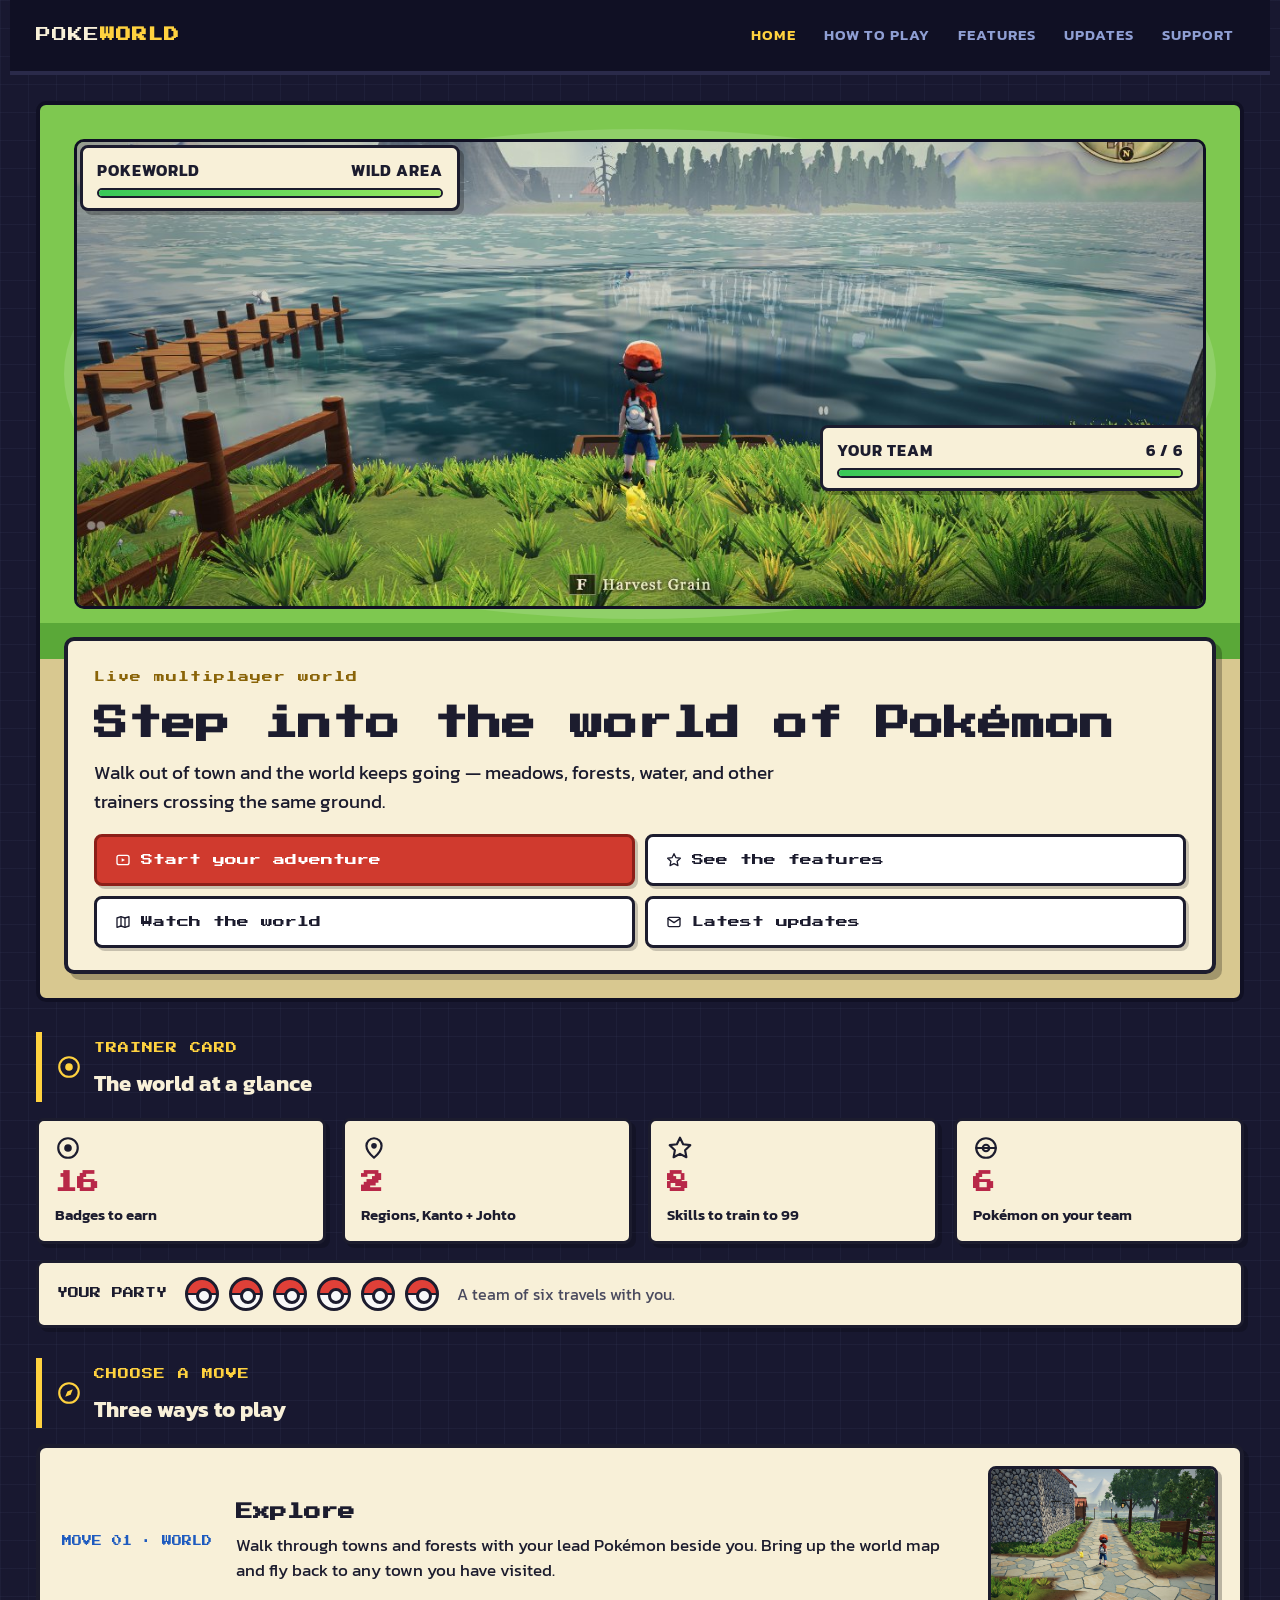
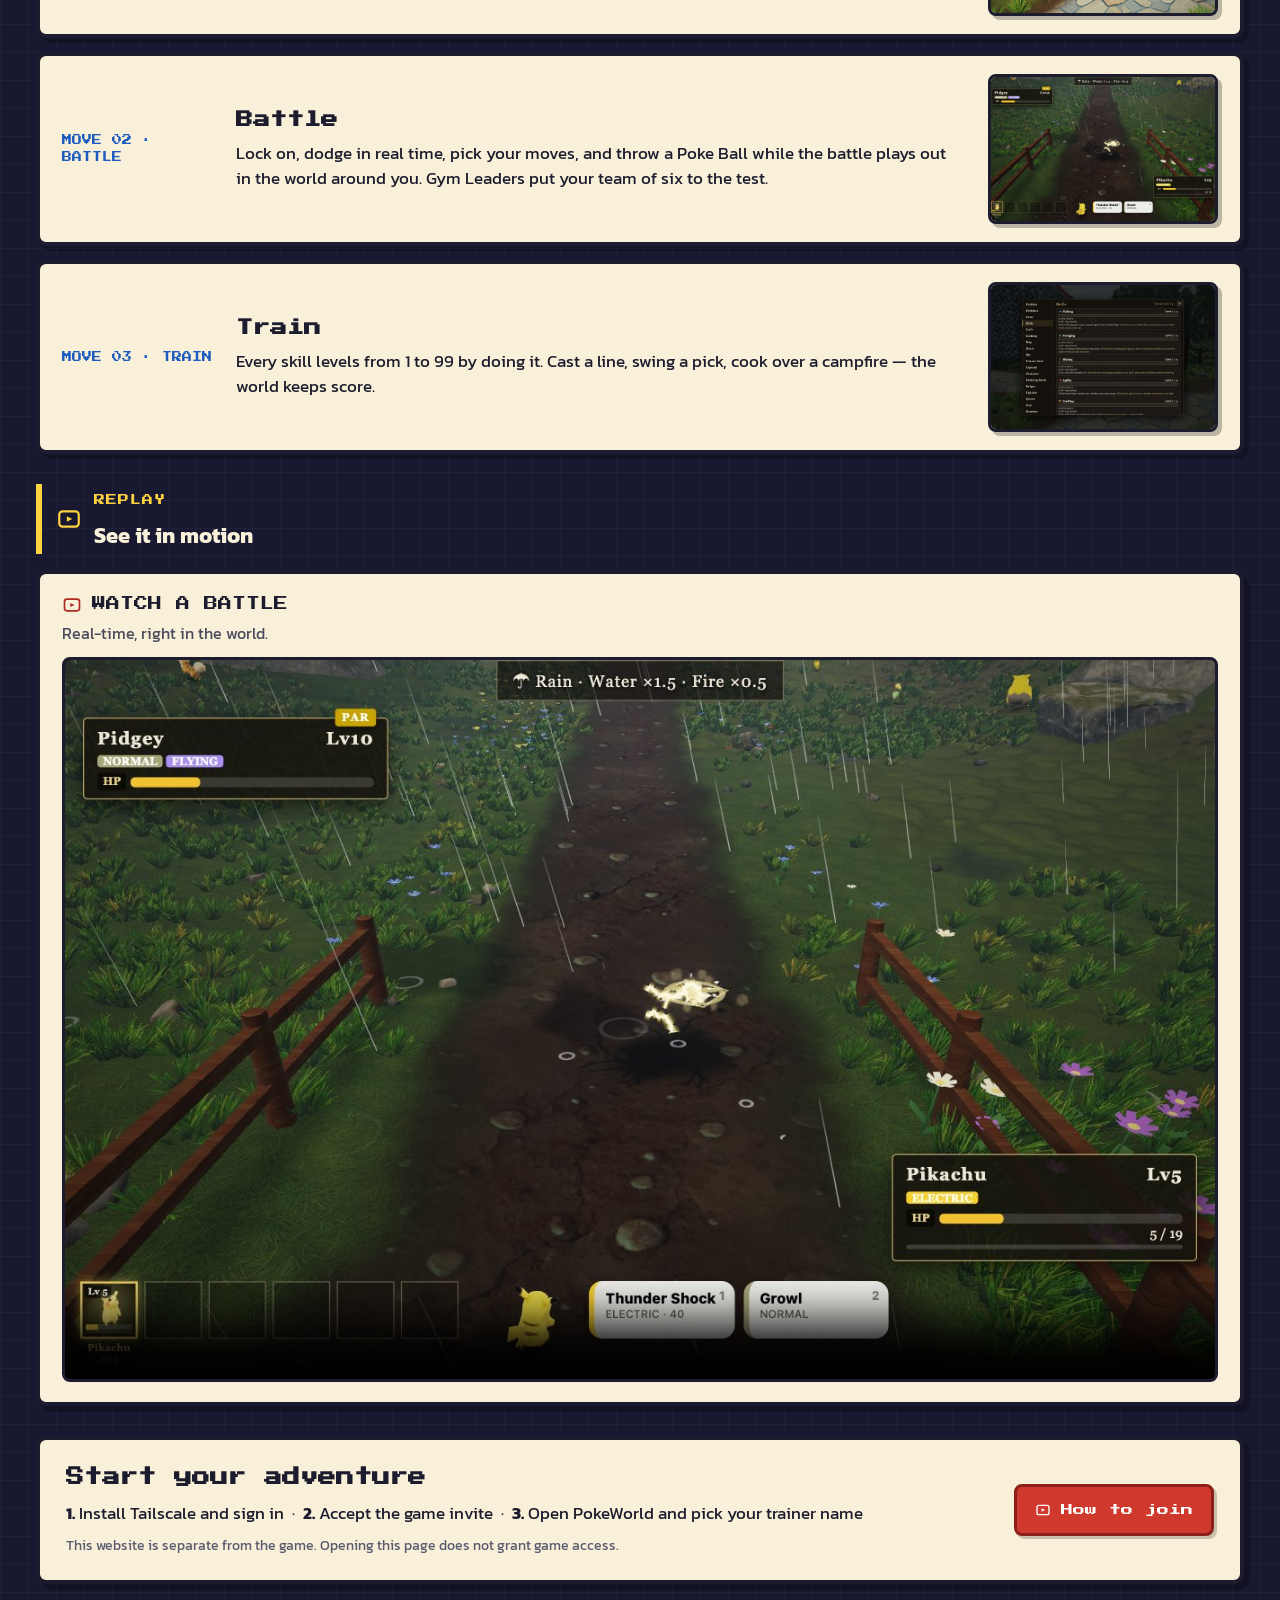
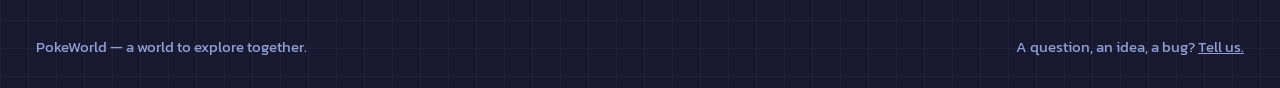
<file: index.html>
<!DOCTYPE html><html lang="en"><head><meta charset="utf-8"><meta name="viewport" content="width=device-width, initial-scale=1">
<title>PokeWorld - Battle Screen (full draft)</title>
<link href="https://fonts.googleapis.com/css2?family=Press+Start+2P&family=Kanit:wght@400;600;700&display=swap" rel="stylesheet">
<style>

*{margin:0;box-sizing:border-box}
body{background:#181830;background-image:linear-gradient(rgba(143,159,212,.05) 1px,transparent 1px),linear-gradient(90deg,rgba(143,159,212,.05) 1px,transparent 1px);background-size:28px 28px;color:#1c1c2e;font-family:Kanit,sans-serif;font-size:18px;line-height:1.5}
a{color:#1e5bbf}
a:focus-visible,button:focus-visible{outline:3px solid #ffd23f;outline-offset:2px}
nav{max-width:1260px;margin:0 auto;display:flex;justify-content:space-between;align-items:center;gap:14px;padding:16px 26px;background:#101024;border-bottom:4px solid #2a2a4a;flex-wrap:wrap}
.wordmark{font-family:"Press Start 2P";font-size:15px;color:#f8f0d8;letter-spacing:1px}.wordmark b{color:#ffd23f}
.links{display:flex;flex-wrap:wrap;gap:6px 8px}
.links a{color:#8f9fd4;text-decoration:none;font-weight:600;font-size:15px;text-transform:uppercase;letter-spacing:1px;padding:8px 10px;display:inline-block}
.links a.on,.links a:hover{color:#ffd23f}
.hero{max-width:1260px;margin:26px auto 0;padding:0 26px}
.arena{position:relative;display:block;background:linear-gradient(#7ec850 0 58%,#5aa838 58% 62%,#d8c890 62% 100%);border:4px solid #101024;border-radius:10px;padding:24px}
.hpbox{width:min(380px,46%)}
.hpbox.hp-wild{position:absolute;top:40px;left:40px;z-index:2;margin-top:0}
.hpbox.hp-team{position:absolute;top:320px;right:40px;z-index:2;margin-top:0}
.opp .plate video{max-height:470px;object-fit:cover}
@media (max-width:900px){.hpbox.hp-wild,.hpbox.hp-team{position:static;width:auto;margin:0 0 14px}}
.plate{background:rgba(255,255,255,.14);border-radius:50%;padding:10px}
.plate video{width:100%;display:block;border-radius:10px;border:3px solid #101024;background:#000}
.hpbox{background:#f8f0d8;border:3px solid #1c1c2e;border-radius:8px;padding:10px 14px;margin-top:-14px;position:relative;box-shadow:4px 4px 0 rgba(0,0,0,.25)}
.hpbox .nm{font-weight:700;font-size:16px;letter-spacing:1px;display:flex;justify-content:space-between}
.hptrack{height:10px;background:#585868;border:2px solid #1c1c2e;border-radius:6px;margin-top:6px;overflow:hidden}
.hpfill{height:100%;background:linear-gradient(90deg,#38c858,#9ae860)}
.dlg{margin-top:18px;background:#f8f0d8;border:4px solid #1c1c2e;border-radius:10px;padding:22px 26px;box-shadow:6px 6px 0 rgba(0,0,0,.25)}
.kicker{font-family:"Press Start 2P";font-size:11px;color:#8a6408;letter-spacing:1px}
.dlg h1{font-family:"Press Start 2P";font-size:clamp(20px,3.4vw,34px);line-height:1.35;margin:12px 0}
.dlg .sub{font-size:19px;max-width:62ch}
.cmds{display:grid;grid-template-columns:repeat(2,minmax(0,1fr));gap:10px;margin-top:18px}
.cmd{background:#fff;border:3px solid #1c1c2e;border-radius:8px;padding:14px 18px;font-family:"Press Start 2P";font-size:12px;color:#1c1c2e;text-decoration:none;text-align:left;box-shadow:3px 3px 0 rgba(0,0,0,.2);min-height:48px;display:flex;align-items:center;gap:10px}
.cmd svg{width:16px;height:16px;flex:none}
.cmd:hover{background:#ffd23f}
.cmd.primary{background:#d03a2e;color:#fff;border-color:#8c1f18}
.cmd.primary:hover{background:#e0503f}
.sechead{max-width:1260px;margin:30px auto 0;padding:0 26px}
.sechead .in{border-left:6px solid #ffd23f;padding:2px 0 2px 14px;display:flex;align-items:center;gap:12px}
.sechead .in svg{width:26px;height:26px;color:#ffd23f;flex:none}
.sechead .k{font-family:"Press Start 2P";font-size:11px;color:#ffd23f;letter-spacing:1px}
.sechead .t{color:#f8f0d8;font-weight:700;font-size:22px;margin-top:6px}
.stats{max-width:1260px;margin:16px auto 0;padding:0 26px;display:grid;grid-template-columns:repeat(4,1fr);gap:16px}
.stat{background:#f8f0d8;border:3px solid #1c1c2e;border-radius:8px;padding:14px 16px;box-shadow:4px 4px 0 rgba(0,0,0,.2)}
.stat svg{width:26px;height:26px;color:#1c1c2e;display:block;margin-bottom:6px}
.stat b{font-family:"Press Start 2P";font-size:22px;display:block;color:#b82848}
.stat span{font-weight:600;font-size:15px}
.party{max-width:1260px;margin:16px auto 0;padding:0 26px}
.party .in{background:#f8f0d8;border:3px solid #1c1c2e;border-radius:8px;padding:14px 18px;box-shadow:4px 4px 0 rgba(0,0,0,.2);display:flex;align-items:center;gap:18px;flex-wrap:wrap}
.party .lbl{font-family:"Press Start 2P";font-size:11px;color:#1c1c2e}
.party .balls{display:flex;gap:10px}
.pb{width:34px;height:34px;border-radius:50%;border:3px solid #1c1c2e;background:linear-gradient(#e04038 0 46%,#1c1c2e 46% 54%,#f8f8f8 54% 100%);position:relative;flex:none}
.pb::after{content:"";position:absolute;left:50%;top:50%;width:10px;height:10px;margin:-6px 0 0 -6px;background:#f8f8f8;border:3px solid #1c1c2e;border-radius:50%}
.party .cap{font-size:16px;color:#4a4a5e}
.moves{max-width:1260px;margin:16px auto 0;padding:0 26px;display:flex;flex-direction:column;gap:14px}
.move{background:#f8f0d8;border:4px solid #1c1c2e;border-radius:10px;padding:18px 22px;box-shadow:5px 5px 0 rgba(0,0,0,.22);display:flex;gap:24px;align-items:center}
.move .pp{font-family:"Press Start 2P";font-size:10px;color:#1e5bbf;display:block;flex:0 0 150px;line-height:1.7}
.move .txt{flex:1}
.move h2{font-family:"Press Start 2P";font-size:17px;margin:0 0 8px}
.move p{font-size:17px}
.thumb{width:230px;height:150px;object-fit:cover;border:3px solid #1c1c2e;border-radius:8px;box-shadow:4px 4px 0 rgba(0,0,0,.25);flex:none;background:#000}
.band{max-width:1260px;margin:16px auto 0;padding:0 26px}
.bandin{background:#f8f0d8;border:4px solid #1c1c2e;border-radius:10px;padding:20px 22px;box-shadow:6px 6px 0 rgba(0,0,0,.25)}
.bandin .bt{font-family:"Press Start 2P";font-size:14px;margin-bottom:6px;display:flex;align-items:center;gap:10px}
.bandin .bt svg{width:20px;height:20px;color:#b02820}
.bandin .bs{font-size:16px;color:#4a4a5e;margin-bottom:12px}
.bandin video{width:100%;display:block;border:3px solid #1c1c2e;border-radius:8px;background:#000}
@media (max-width:900px){.move{flex-wrap:wrap}.move .pp{flex:none}.move .txt{flex:1 1 100%;order:3}.thumb{width:100%;height:170px;flex:1 1 100%;order:4}}
.cta{max-width:1260px;margin:30px auto;padding:0 26px}
.ctabox{background:#f8f0d8;border:4px solid #1c1c2e;border-radius:10px;padding:24px 26px;box-shadow:6px 6px 0 rgba(0,0,0,.25);display:flex;gap:24px;justify-content:space-between;align-items:center;flex-wrap:wrap}
.ctabox h2{font-family:"Press Start 2P";font-size:18px;margin-bottom:10px}
.steps{font-size:17px}.fine{font-size:14px;color:#5a5a6e;margin-top:8px}
footer{max-width:1260px;margin:0 auto;padding:22px 26px 30px;display:flex;justify-content:space-between;gap:10px;flex-wrap:wrap;color:#8f9fd4;font-size:15px}
footer a{color:#8f9fd4}
.phead{max-width:1260px;margin:26px auto 0;padding:22px 26px;background:#f8f0d8;border:4px solid #1c1c2e;border-radius:10px;box-shadow:5px 5px 0 rgba(0,0,0,.22)}
.phead .kicker{display:block;margin-bottom:10px}
.phead h1{font-family:"Press Start 2P";font-size:clamp(18px,3vw,26px)}
.phead p{margin-top:10px;font-size:18px}
.panelwrap{max-width:1260px;margin:16px auto;padding:0 26px}
.leadin{font-size:18px;background:#f8f0d8;border:3px solid #1c1c2e;border-radius:8px;padding:14px 18px;margin-bottom:18px;box-shadow:4px 4px 0 rgba(0,0,0,.2)}
.logrow{background:#f8f0d8;border:4px solid #1c1c2e;border-radius:10px;padding:16px 20px;box-shadow:5px 5px 0 rgba(0,0,0,.22);display:flex;gap:20px;align-items:center;margin-bottom:14px}
.logrow .tag{flex:0 0 140px}
.logrow .num{font-family:"Press Start 2P";font-size:11px;color:#1c1c2e;display:block}
.logrow .cat{font-family:"Press Start 2P";font-size:9px;letter-spacing:1px;display:inline-block;margin-top:8px;padding:5px 8px;border:2px solid #1c1c2e;border-radius:5px;color:#fff}
.cat.c-grass{background:#2e7d32}.cat.c-fire{background:#d03a2e}.cat.c-water{background:#1e5bbf}.cat.c-gold{background:#8a6408}
.logrow .txt{flex:1}
.logrow h2{font-size:20px;margin:0 0 6px}
.logrow p{font-size:16px}
.logrow .thumb{width:210px;height:130px}
.ftile{width:64px;height:64px;background:#101024;border:3px solid #1c1c2e;border-radius:8px;box-shadow:4px 4px 0 rgba(0,0,0,.25);display:flex;align-items:center;justify-content:center;color:#ffd23f;flex:none}
.ftile svg{width:36px;height:36px}
@media (max-width:900px){.logrow{flex-wrap:wrap}.logrow .tag{flex:none;display:flex;gap:10px;align-items:center}.logrow .cat{margin-top:0}.logrow .txt{flex:1 1 100%}.logrow .thumb{width:100%;height:170px}}
.stepgrid{display:grid;grid-template-columns:repeat(2,1fr);gap:16px}
.step{background:#f8f0d8;border:4px solid #1c1c2e;border-radius:10px;padding:16px 18px;box-shadow:5px 5px 0 rgba(0,0,0,.22)}
.step .thead{display:flex;align-items:center;gap:12px;margin-bottom:10px}
.step .sic{width:40px;height:40px;background:#101024;border:3px solid #1c1c2e;border-radius:8px;display:flex;align-items:center;justify-content:center;color:#ffd23f;flex:none}
.step .sic svg{width:22px;height:22px}
.step b{font-family:"Press Start 2P";font-size:13px;display:block;color:#1c1c2e}
.step p{font-size:16px;margin-bottom:10px}
.step .btn{display:inline-block;background:#1e5bbf;color:#fff;border:3px solid #1c1c2e;border-radius:6px;padding:12px 16px;text-decoration:none;font-weight:600;font-size:14px;margin:4px 6px 0 0;min-height:44px}
.step .ph{display:inline-block;background:#e8ddb8;border:2px dashed #8c8464;border-radius:6px;padding:12px 16px;font-weight:600;font-size:14px;color:#57503c;margin-top:4px}
.step .ph em{font-style:italic;font-weight:400}
.fine2{font-size:14px;color:#8f9fd4;margin:14px 0}
.ctrl{display:grid;grid-template-columns:1fr 1.2fr;gap:18px;margin-top:18px;background:#f8f0d8;border:4px solid #1c1c2e;border-radius:10px;padding:20px;box-shadow:5px 5px 0 rgba(0,0,0,.22)}
.ctrl .sec{font-family:"Press Start 2P";font-size:15px;margin-bottom:10px}
.ctrl .lead{font-size:16px;color:#4a4a5e}
.ctrl figure{margin:14px 0 0}
.ctrl figure img{width:100%;max-height:220px;object-fit:cover;border:3px solid #1c1c2e;border-radius:8px;display:block;background:#000}
.ctrl figcaption{font-size:14px;color:#57503c;margin-top:6px}
.keys{list-style:none;padding:0;display:flex;flex-direction:column;gap:8px}
.keys li{display:flex;align-items:center;gap:12px;font-size:16px}
.key{font-family:"Press Start 2P";font-size:10px;background:#1c1c2e;color:#ffd23f;border-radius:6px;padding:7px 10px;min-width:96px;text-align:center;flex:none}
.updrow{background:#f8f0d8;border:4px solid #1c1c2e;border-radius:10px;padding:18px 22px;box-shadow:5px 5px 0 rgba(0,0,0,.22);display:flex;gap:22px;align-items:center;margin-bottom:14px}
.updrow .d{font-family:"Press Start 2P";font-size:10px;color:#1e5bbf;flex:0 0 160px;line-height:1.8}
.updrow .d::before{content:"\25B6\00a0";color:#b02820}
.updrow .txt{flex:1}
.updrow b{display:block;font-size:20px;margin:0 0 6px}
.updrow p{font-size:16px}
.updrow .thumb{width:230px;height:140px}
@media (max-width:900px){.updrow{flex-wrap:wrap}.updrow .d{flex:none}.updrow .txt{flex:1 1 100%}.updrow .thumb{width:100%;height:170px}}
.logend{max-width:1260px;margin:6px auto 0;padding:0 26px;text-align:center}
.logend span{font-family:"Press Start 2P";font-size:10px;color:#8f9fd4;letter-spacing:2px}
.supwrap{max-width:1260px;margin:16px auto;padding:0 26px}
.supbox{background:#f8f0d8;border:4px solid #1c1c2e;border-radius:10px;padding:22px 24px;box-shadow:6px 6px 0 rgba(0,0,0,.25)}
.npc{font-size:17px;padding:10px 0 10px 40px;position:relative}
.npc .nic{position:absolute;left:0;top:8px;width:28px;height:28px;background:#101024;border:2px solid #1c1c2e;border-radius:6px;display:flex;align-items:center;justify-content:center;color:#ffd23f}
.npc .nic svg{width:16px;height:16px}
.supgrid{display:grid;grid-template-columns:1fr 1fr;gap:22px;margin-top:12px}
.supgrid label{display:block;font-weight:700;font-size:15px;margin:14px 0 6px}
.supgrid .opt{font-weight:400;color:#57503c;font-size:13px}
.supgrid input,.supgrid textarea{width:100%;padding:10px;border:3px solid #1c1c2e;border-radius:6px;background:#fffdf4;font-family:inherit;font-size:16px}
.supgrid input:disabled,.supgrid textarea:disabled{opacity:.65;background:#efe8d0}
.supgrid .paste{border:3px dashed #8c8464;border-radius:6px;padding:14px;font-size:15px;color:#57503c;background:#fffdf4}
form{margin:0}
#request-form{margin-top:12px}
.count{font-size:14px;color:#57503c;margin-top:6px}
.hp-honey{position:absolute;left:-10000px;top:auto;width:1px;height:1px;overflow:hidden}
.shot-grid{display:flex;gap:10px;flex-wrap:wrap;margin-top:10px}
.shot-card{position:relative}
.shot-card img{width:96px;height:96px;object-fit:cover;border:3px solid #1c1c2e;border-radius:6px;display:block}
.shot-card button{position:absolute;top:-8px;right:-8px;background:#d03a2e;color:#fff;border:2px solid #1c1c2e;border-radius:6px;font-size:11px;padding:2px 6px}
.status{font-weight:600}
.supgrid button{margin-top:14px;cursor:pointer}background:#1e5bbf;color:#fff;border:3px solid #1c1c2e;border-radius:6px;padding:14px 22px;font-family:"Press Start 2P";font-size:12px;min-height:48px}
.supgrid button:disabled{opacity:.55;background:#8f9fd4}
@media (max-width:900px){.stepgrid,.supgrid,.ctrl{grid-template-columns:1fr}.stats{grid-template-columns:repeat(2,1fr)}.cmds{grid-template-columns:1fr}}

</style></head><body>
<nav><span class="wordmark">POKE<b>WORLD</b></span><span class="links"><a class="on" href="index.html">Home</a><a href="how-to-play.html">How to play</a><a href="features.html">Features</a><a href="updates.html">Updates</a><a href="support.html">Support</a></span></nav>
<header class="hero"><div class="arena">
<div class="hpbox hp-wild"><div class="nm"><span>POKEWORLD</span><span>WILD AREA</span></div><div class="hptrack"><div class="hpfill" style="width:100%"></div></div></div>
<div class="opp"><div class="plate"><video autoplay muted loop playsinline poster="https://ddhkim-gop.github.io/pokeworld-site/assets/exploration-poster.jpg"><source src="https://ddhkim-gop.github.io/pokeworld-site/assets/clips/world-walk.mp4" type="video/mp4"></video></div></div>
<div class="hpbox hp-team"><div class="nm"><span>YOUR TEAM</span><span>6 / 6</span></div><div class="hptrack"><div class="hpfill" style="width:100%"></div></div></div>
<div class="dlg"><span class="kicker">Live multiplayer world</span><h1>Step into the world of Pok&eacute;mon</h1><p class="sub">Walk out of town and the world keeps going &mdash; meadows, forests, water, and other trainers crossing the same ground.</p>
<div class="cmds"><a class="cmd primary" href="how-to-play.html"><svg viewBox="0 0 24 24" fill="none" stroke="currentColor" stroke-width="2" stroke-linecap="round" stroke-linejoin="round" aria-hidden="true"><rect x="3" y="5" width="18" height="14" rx="3"/><path d="M10 9.5l5 2.5-5 2.5z" fill="currentColor" stroke="none"/></svg> Start your adventure</a><a class="cmd" href="features.html"><svg viewBox="0 0 24 24" fill="none" stroke="currentColor" stroke-width="2" stroke-linecap="round" stroke-linejoin="round" aria-hidden="true"><path d="M12 2.5l2.9 6 6.6.9-4.8 4.6 1.2 6.5-5.9-3.1-5.9 3.1 1.2-6.5L2.5 9.4l6.6-.9z"/></svg> See the features</a>
<a class="cmd" href="#world"><svg viewBox="0 0 24 24" fill="none" stroke="currentColor" stroke-width="2" stroke-linecap="round" stroke-linejoin="round" aria-hidden="true"><path d="M9 4L3 6v14l6-2 6 2 6-2V4l-6 2-6-2z"/><path d="M9 4v14M15 6v14"/></svg> Watch the world</a><a class="cmd" href="updates.html"><svg viewBox="0 0 24 24" fill="none" stroke="currentColor" stroke-width="2" stroke-linecap="round" stroke-linejoin="round" aria-hidden="true"><rect x="3" y="5" width="18" height="14" rx="2"/><path d="M3 7l9 6 9-6"/></svg> Latest updates</a></div></div>
</div></header>
<div class="sechead"><div class="in"><svg viewBox="0 0 24 24" fill="none" stroke="currentColor" stroke-width="2" stroke-linecap="round" stroke-linejoin="round" aria-hidden="true"><circle cx="12" cy="12" r="9"/><circle cx="12" cy="12" r="3.5" fill="currentColor" stroke="none"/></svg><div><span class="k">TRAINER CARD</span><div class="t">The world at a glance</div></div></div></div>
<div class="stats"><div class="stat"><svg viewBox="0 0 24 24" fill="none" stroke="currentColor" stroke-width="2" stroke-linecap="round" stroke-linejoin="round" aria-hidden="true"><circle cx="12" cy="12" r="9"/><circle cx="12" cy="12" r="3.5" fill="currentColor" stroke="none"/></svg><b>16</b><span>Badges to earn</span></div><div class="stat"><svg viewBox="0 0 24 24" fill="none" stroke="currentColor" stroke-width="2" stroke-linecap="round" stroke-linejoin="round" aria-hidden="true"><path d="M12 21s-7-5.8-7-11a7 7 0 0 1 14 0c0 5.2-7 11-7 11z"/><circle cx="12" cy="10" r="2.6" fill="currentColor" stroke="none"/></svg><b>2</b><span>Regions, Kanto + Johto</span></div><div class="stat"><svg viewBox="0 0 24 24" fill="none" stroke="currentColor" stroke-width="2" stroke-linecap="round" stroke-linejoin="round" aria-hidden="true"><path d="M12 2.5l2.9 6 6.6.9-4.8 4.6 1.2 6.5-5.9-3.1-5.9 3.1 1.2-6.5L2.5 9.4l6.6-.9z"/></svg><b>8</b><span>Skills to train to 99</span></div><div class="stat"><svg viewBox="0 0 24 24" fill="none" stroke="currentColor" stroke-width="2" stroke-linecap="round" stroke-linejoin="round" aria-hidden="true"><circle cx="12" cy="12" r="9"/><path d="M3 12h18"/><circle cx="12" cy="12" r="3"/></svg><b>6</b><span>Pok&eacute;mon on your team</span></div></div>
<div class="party"><div class="in"><span class="lbl">YOUR PARTY</span><span class="balls" aria-hidden="true"><span class="pb"></span><span class="pb"></span><span class="pb"></span><span class="pb"></span><span class="pb"></span><span class="pb"></span></span><span class="cap">A team of six travels with you.</span></div></div>
<div class="sechead"><div class="in"><svg viewBox="0 0 24 24" fill="none" stroke="currentColor" stroke-width="2" stroke-linecap="round" stroke-linejoin="round" aria-hidden="true"><circle cx="12" cy="12" r="9"/><path d="M15.5 8.5l-2 5-5 2 2-5z" fill="currentColor" stroke="none"/></svg><div><span class="k">CHOOSE A MOVE</span><div class="t">Three ways to play</div></div></div></div>
<div class="moves">
<section class="move"><span class="pp">MOVE 01 &middot; WORLD</span><div class="txt"><h2>Explore</h2><p>Walk through towns and forests with your lead Pok&eacute;mon beside you. Bring up the world map and fly back to any town you have visited.</p></div><img class="thumb" src="https://ddhkim-gop.github.io/pokeworld-site/assets/world-hero.jpg" alt="A trainer and Pikachu walking a stone path through a village" loading="lazy"></section>
<section class="move"><span class="pp">MOVE 02 &middot; BATTLE</span><div class="txt"><h2>Battle</h2><p>Lock on, dodge in real time, pick your moves, and throw a Poke Ball while the battle plays out in the world around you. Gym Leaders put your team of six to the test.</p></div><img class="thumb" src="https://ddhkim-gop.github.io/pokeworld-site/assets/battle-poster.jpg" alt="A battle between Pidgey and Pikachu in the rain" loading="lazy"></section>
<section class="move"><span class="pp">MOVE 03 &middot; TRAIN</span><div class="txt"><h2>Train</h2><p>Every skill levels from 1 to 99 by doing it. Cast a line, swing a pick, cook over a campfire &mdash; the world keeps score.</p></div><img class="thumb" src="https://ddhkim-gop.github.io/pokeworld-site/assets/skills.jpg" alt="The skills panel in the game" loading="lazy"></section>
</div>
<div class="sechead"><div class="in"><svg viewBox="0 0 24 24" fill="none" stroke="currentColor" stroke-width="2" stroke-linecap="round" stroke-linejoin="round" aria-hidden="true"><rect x="3" y="5" width="18" height="14" rx="3"/><path d="M10 9.5l5 2.5-5 2.5z" fill="currentColor" stroke="none"/></svg><div><span class="k">REPLAY</span><div class="t">See it in motion</div></div></div></div>
<div class="band" id="world"><div class="bandin"><div class="bt"><svg viewBox="0 0 24 24" fill="none" stroke="currentColor" stroke-width="2" stroke-linecap="round" stroke-linejoin="round" aria-hidden="true"><rect x="3" y="5" width="18" height="14" rx="3"/><path d="M10 9.5l5 2.5-5 2.5z" fill="currentColor" stroke="none"/></svg> WATCH A BATTLE</div><div class="bs">Real-time, right in the world.</div>
<video controls preload="none" playsinline poster="https://ddhkim-gop.github.io/pokeworld-site/assets/battle-poster.jpg"><source src="https://ddhkim-gop.github.io/pokeworld-site/assets/clips/battle.mp4" type="video/mp4"></video></div></div>
<div class="cta"><div class="ctabox"><div><h2>Start your adventure</h2><p class="steps"><b>1.</b> Install Tailscale and sign in &nbsp;&middot;&nbsp; <b>2.</b> Accept the game invite &nbsp;&middot;&nbsp; <b>3.</b> Open PokeWorld and pick your trainer name</p><p class="fine">This website is separate from the game. Opening this page does not grant game access.</p></div>
<a class="cmd primary" href="how-to-play.html"><svg viewBox="0 0 24 24" fill="none" stroke="currentColor" stroke-width="2" stroke-linecap="round" stroke-linejoin="round" aria-hidden="true"><rect x="3" y="5" width="18" height="14" rx="3"/><path d="M10 9.5l5 2.5-5 2.5z" fill="currentColor" stroke="none"/></svg> How to join</a></div></div>
<footer><span>PokeWorld &mdash; a world to explore together.</span><span>A question, an idea, a bug? <a href="support.html">Tell us.</a></span></footer>
<script src="config.js"></script><script src="site.js"></script></body></html>
</file>
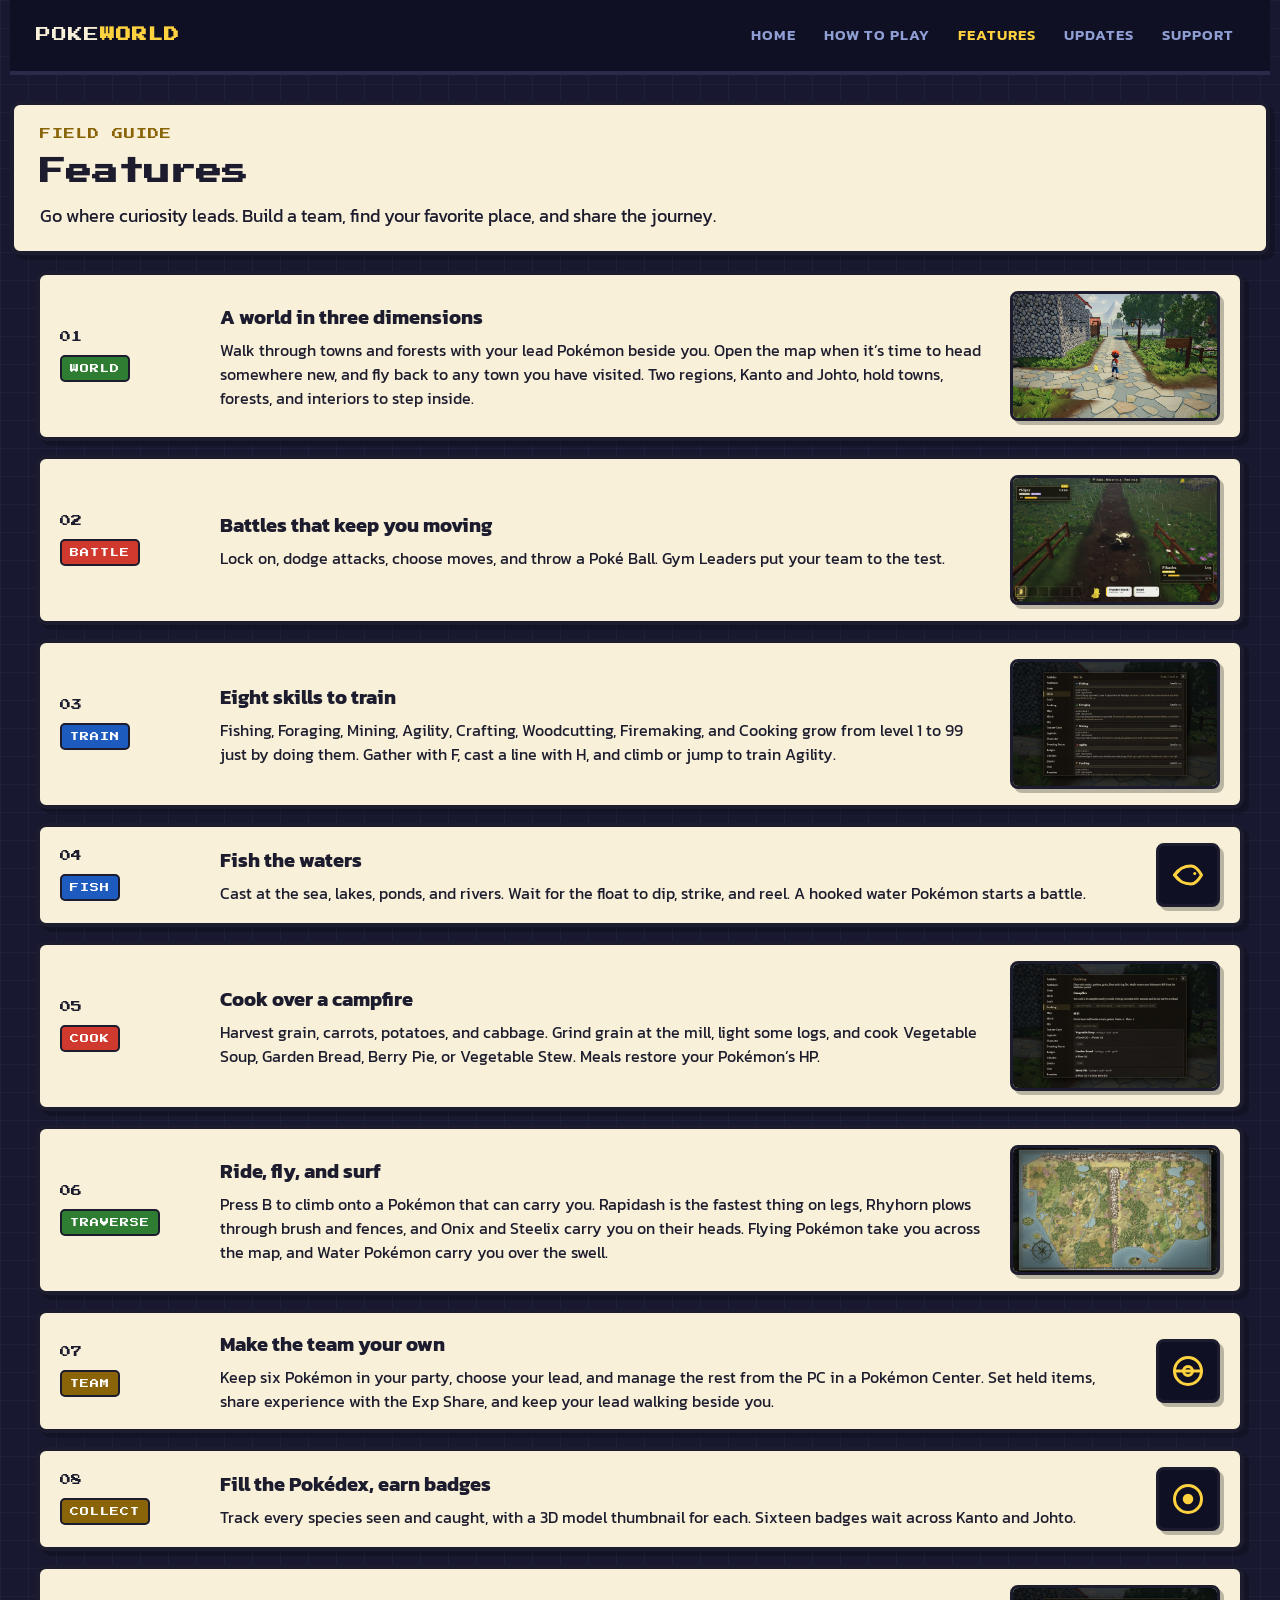
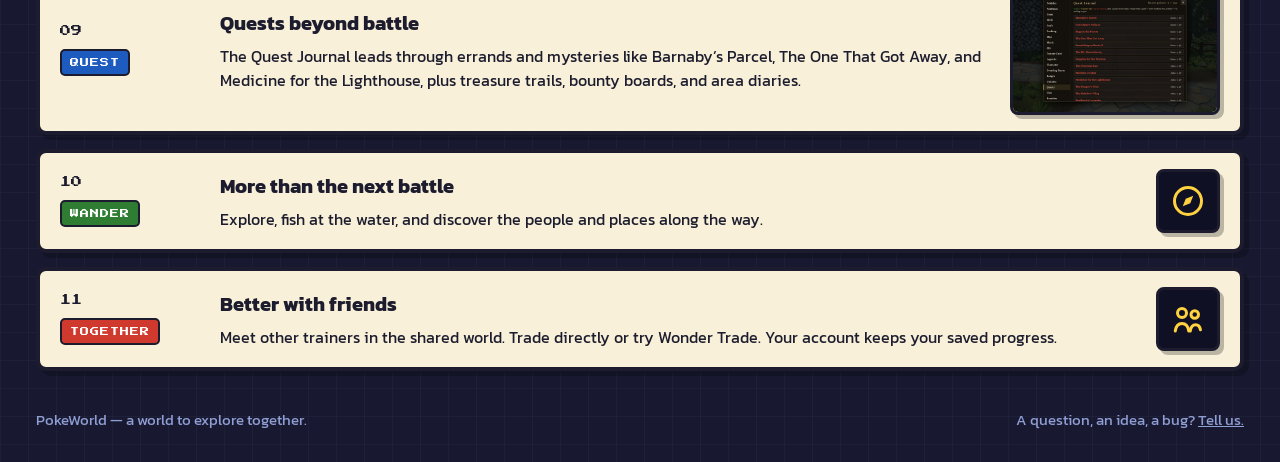
<file: features.html>
<!DOCTYPE html><html lang="en"><head><meta charset="utf-8"><meta name="viewport" content="width=device-width, initial-scale=1">
<title>PokeWorld - Battle Screen (full draft)</title>
<link href="https://fonts.googleapis.com/css2?family=Press+Start+2P&family=Kanit:wght@400;600;700&display=swap" rel="stylesheet">
<style>

*{margin:0;box-sizing:border-box}
body{background:#181830;background-image:linear-gradient(rgba(143,159,212,.05) 1px,transparent 1px),linear-gradient(90deg,rgba(143,159,212,.05) 1px,transparent 1px);background-size:28px 28px;color:#1c1c2e;font-family:Kanit,sans-serif;font-size:18px;line-height:1.5}
a{color:#1e5bbf}
a:focus-visible,button:focus-visible{outline:3px solid #ffd23f;outline-offset:2px}
nav{max-width:1260px;margin:0 auto;display:flex;justify-content:space-between;align-items:center;gap:14px;padding:16px 26px;background:#101024;border-bottom:4px solid #2a2a4a;flex-wrap:wrap}
.wordmark{font-family:"Press Start 2P";font-size:15px;color:#f8f0d8;letter-spacing:1px}.wordmark b{color:#ffd23f}
.links{display:flex;flex-wrap:wrap;gap:6px 8px}
.links a{color:#8f9fd4;text-decoration:none;font-weight:600;font-size:15px;text-transform:uppercase;letter-spacing:1px;padding:8px 10px;display:inline-block}
.links a.on,.links a:hover{color:#ffd23f}
.hero{max-width:1260px;margin:26px auto 0;padding:0 26px}
.arena{position:relative;display:block;background:linear-gradient(#7ec850 0 58%,#5aa838 58% 62%,#d8c890 62% 100%);border:4px solid #101024;border-radius:10px;padding:24px}
.hpbox{width:min(380px,46%)}
.hpbox.hp-wild{position:absolute;top:40px;left:40px;z-index:2;margin-top:0}
.hpbox.hp-team{position:absolute;top:320px;right:40px;z-index:2;margin-top:0}
.opp .plate video{max-height:470px;object-fit:cover}
@media (max-width:900px){.hpbox.hp-wild,.hpbox.hp-team{position:static;width:auto;margin:0 0 14px}}
.plate{background:rgba(255,255,255,.14);border-radius:50%;padding:10px}
.plate video{width:100%;display:block;border-radius:10px;border:3px solid #101024;background:#000}
.hpbox{background:#f8f0d8;border:3px solid #1c1c2e;border-radius:8px;padding:10px 14px;margin-top:-14px;position:relative;box-shadow:4px 4px 0 rgba(0,0,0,.25)}
.hpbox .nm{font-weight:700;font-size:16px;letter-spacing:1px;display:flex;justify-content:space-between}
.hptrack{height:10px;background:#585868;border:2px solid #1c1c2e;border-radius:6px;margin-top:6px;overflow:hidden}
.hpfill{height:100%;background:linear-gradient(90deg,#38c858,#9ae860)}
.dlg{margin-top:18px;background:#f8f0d8;border:4px solid #1c1c2e;border-radius:10px;padding:22px 26px;box-shadow:6px 6px 0 rgba(0,0,0,.25)}
.kicker{font-family:"Press Start 2P";font-size:11px;color:#8a6408;letter-spacing:1px}
.dlg h1{font-family:"Press Start 2P";font-size:clamp(20px,3.4vw,34px);line-height:1.35;margin:12px 0}
.dlg .sub{font-size:19px;max-width:62ch}
.cmds{display:grid;grid-template-columns:repeat(2,minmax(0,1fr));gap:10px;margin-top:18px}
.cmd{background:#fff;border:3px solid #1c1c2e;border-radius:8px;padding:14px 18px;font-family:"Press Start 2P";font-size:12px;color:#1c1c2e;text-decoration:none;text-align:left;box-shadow:3px 3px 0 rgba(0,0,0,.2);min-height:48px;display:flex;align-items:center;gap:10px}
.cmd svg{width:16px;height:16px;flex:none}
.cmd:hover{background:#ffd23f}
.cmd.primary{background:#d03a2e;color:#fff;border-color:#8c1f18}
.cmd.primary:hover{background:#e0503f}
.sechead{max-width:1260px;margin:30px auto 0;padding:0 26px}
.sechead .in{border-left:6px solid #ffd23f;padding:2px 0 2px 14px;display:flex;align-items:center;gap:12px}
.sechead .in svg{width:26px;height:26px;color:#ffd23f;flex:none}
.sechead .k{font-family:"Press Start 2P";font-size:11px;color:#ffd23f;letter-spacing:1px}
.sechead .t{color:#f8f0d8;font-weight:700;font-size:22px;margin-top:6px}
.stats{max-width:1260px;margin:16px auto 0;padding:0 26px;display:grid;grid-template-columns:repeat(4,1fr);gap:16px}
.stat{background:#f8f0d8;border:3px solid #1c1c2e;border-radius:8px;padding:14px 16px;box-shadow:4px 4px 0 rgba(0,0,0,.2)}
.stat svg{width:26px;height:26px;color:#1c1c2e;display:block;margin-bottom:6px}
.stat b{font-family:"Press Start 2P";font-size:22px;display:block;color:#b82848}
.stat span{font-weight:600;font-size:15px}
.party{max-width:1260px;margin:16px auto 0;padding:0 26px}
.party .in{background:#f8f0d8;border:3px solid #1c1c2e;border-radius:8px;padding:14px 18px;box-shadow:4px 4px 0 rgba(0,0,0,.2);display:flex;align-items:center;gap:18px;flex-wrap:wrap}
.party .lbl{font-family:"Press Start 2P";font-size:11px;color:#1c1c2e}
.party .balls{display:flex;gap:10px}
.pb{width:34px;height:34px;border-radius:50%;border:3px solid #1c1c2e;background:linear-gradient(#e04038 0 46%,#1c1c2e 46% 54%,#f8f8f8 54% 100%);position:relative;flex:none}
.pb::after{content:"";position:absolute;left:50%;top:50%;width:10px;height:10px;margin:-6px 0 0 -6px;background:#f8f8f8;border:3px solid #1c1c2e;border-radius:50%}
.party .cap{font-size:16px;color:#4a4a5e}
.moves{max-width:1260px;margin:16px auto 0;padding:0 26px;display:flex;flex-direction:column;gap:14px}
.move{background:#f8f0d8;border:4px solid #1c1c2e;border-radius:10px;padding:18px 22px;box-shadow:5px 5px 0 rgba(0,0,0,.22);display:flex;gap:24px;align-items:center}
.move .pp{font-family:"Press Start 2P";font-size:10px;color:#1e5bbf;display:block;flex:0 0 150px;line-height:1.7}
.move .txt{flex:1}
.move h2{font-family:"Press Start 2P";font-size:17px;margin:0 0 8px}
.move p{font-size:17px}
.thumb{width:230px;height:150px;object-fit:cover;border:3px solid #1c1c2e;border-radius:8px;box-shadow:4px 4px 0 rgba(0,0,0,.25);flex:none;background:#000}
.band{max-width:1260px;margin:16px auto 0;padding:0 26px}
.bandin{background:#f8f0d8;border:4px solid #1c1c2e;border-radius:10px;padding:20px 22px;box-shadow:6px 6px 0 rgba(0,0,0,.25)}
.bandin .bt{font-family:"Press Start 2P";font-size:14px;margin-bottom:6px;display:flex;align-items:center;gap:10px}
.bandin .bt svg{width:20px;height:20px;color:#b02820}
.bandin .bs{font-size:16px;color:#4a4a5e;margin-bottom:12px}
.bandin video{width:100%;display:block;border:3px solid #1c1c2e;border-radius:8px;background:#000}
@media (max-width:900px){.move{flex-wrap:wrap}.move .pp{flex:none}.move .txt{flex:1 1 100%;order:3}.thumb{width:100%;height:170px;flex:1 1 100%;order:4}}
.cta{max-width:1260px;margin:30px auto;padding:0 26px}
.ctabox{background:#f8f0d8;border:4px solid #1c1c2e;border-radius:10px;padding:24px 26px;box-shadow:6px 6px 0 rgba(0,0,0,.25);display:flex;gap:24px;justify-content:space-between;align-items:center;flex-wrap:wrap}
.ctabox h2{font-family:"Press Start 2P";font-size:18px;margin-bottom:10px}
.steps{font-size:17px}.fine{font-size:14px;color:#5a5a6e;margin-top:8px}
footer{max-width:1260px;margin:0 auto;padding:22px 26px 30px;display:flex;justify-content:space-between;gap:10px;flex-wrap:wrap;color:#8f9fd4;font-size:15px}
footer a{color:#8f9fd4}
.phead{max-width:1260px;margin:26px auto 0;padding:22px 26px;background:#f8f0d8;border:4px solid #1c1c2e;border-radius:10px;box-shadow:5px 5px 0 rgba(0,0,0,.22)}
.phead .kicker{display:block;margin-bottom:10px}
.phead h1{font-family:"Press Start 2P";font-size:clamp(18px,3vw,26px)}
.phead p{margin-top:10px;font-size:18px}
.panelwrap{max-width:1260px;margin:16px auto;padding:0 26px}
.leadin{font-size:18px;background:#f8f0d8;border:3px solid #1c1c2e;border-radius:8px;padding:14px 18px;margin-bottom:18px;box-shadow:4px 4px 0 rgba(0,0,0,.2)}
.logrow{background:#f8f0d8;border:4px solid #1c1c2e;border-radius:10px;padding:16px 20px;box-shadow:5px 5px 0 rgba(0,0,0,.22);display:flex;gap:20px;align-items:center;margin-bottom:14px}
.logrow .tag{flex:0 0 140px}
.logrow .num{font-family:"Press Start 2P";font-size:11px;color:#1c1c2e;display:block}
.logrow .cat{font-family:"Press Start 2P";font-size:9px;letter-spacing:1px;display:inline-block;margin-top:8px;padding:5px 8px;border:2px solid #1c1c2e;border-radius:5px;color:#fff}
.cat.c-grass{background:#2e7d32}.cat.c-fire{background:#d03a2e}.cat.c-water{background:#1e5bbf}.cat.c-gold{background:#8a6408}
.logrow .txt{flex:1}
.logrow h2{font-size:20px;margin:0 0 6px}
.logrow p{font-size:16px}
.logrow .thumb{width:210px;height:130px}
.ftile{width:64px;height:64px;background:#101024;border:3px solid #1c1c2e;border-radius:8px;box-shadow:4px 4px 0 rgba(0,0,0,.25);display:flex;align-items:center;justify-content:center;color:#ffd23f;flex:none}
.ftile svg{width:36px;height:36px}
@media (max-width:900px){.logrow{flex-wrap:wrap}.logrow .tag{flex:none;display:flex;gap:10px;align-items:center}.logrow .cat{margin-top:0}.logrow .txt{flex:1 1 100%}.logrow .thumb{width:100%;height:170px}}
.stepgrid{display:grid;grid-template-columns:repeat(2,1fr);gap:16px}
.step{background:#f8f0d8;border:4px solid #1c1c2e;border-radius:10px;padding:16px 18px;box-shadow:5px 5px 0 rgba(0,0,0,.22)}
.step .thead{display:flex;align-items:center;gap:12px;margin-bottom:10px}
.step .sic{width:40px;height:40px;background:#101024;border:3px solid #1c1c2e;border-radius:8px;display:flex;align-items:center;justify-content:center;color:#ffd23f;flex:none}
.step .sic svg{width:22px;height:22px}
.step b{font-family:"Press Start 2P";font-size:13px;display:block;color:#1c1c2e}
.step p{font-size:16px;margin-bottom:10px}
.step .btn{display:inline-block;background:#1e5bbf;color:#fff;border:3px solid #1c1c2e;border-radius:6px;padding:12px 16px;text-decoration:none;font-weight:600;font-size:14px;margin:4px 6px 0 0;min-height:44px}
.step .ph{display:inline-block;background:#e8ddb8;border:2px dashed #8c8464;border-radius:6px;padding:12px 16px;font-weight:600;font-size:14px;color:#57503c;margin-top:4px}
.step .ph em{font-style:italic;font-weight:400}
.fine2{font-size:14px;color:#8f9fd4;margin:14px 0}
.ctrl{display:grid;grid-template-columns:1fr 1.2fr;gap:18px;margin-top:18px;background:#f8f0d8;border:4px solid #1c1c2e;border-radius:10px;padding:20px;box-shadow:5px 5px 0 rgba(0,0,0,.22)}
.ctrl .sec{font-family:"Press Start 2P";font-size:15px;margin-bottom:10px}
.ctrl .lead{font-size:16px;color:#4a4a5e}
.ctrl figure{margin:14px 0 0}
.ctrl figure img{width:100%;max-height:220px;object-fit:cover;border:3px solid #1c1c2e;border-radius:8px;display:block;background:#000}
.ctrl figcaption{font-size:14px;color:#57503c;margin-top:6px}
.keys{list-style:none;padding:0;display:flex;flex-direction:column;gap:8px}
.keys li{display:flex;align-items:center;gap:12px;font-size:16px}
.key{font-family:"Press Start 2P";font-size:10px;background:#1c1c2e;color:#ffd23f;border-radius:6px;padding:7px 10px;min-width:96px;text-align:center;flex:none}
.updrow{background:#f8f0d8;border:4px solid #1c1c2e;border-radius:10px;padding:18px 22px;box-shadow:5px 5px 0 rgba(0,0,0,.22);display:flex;gap:22px;align-items:center;margin-bottom:14px}
.updrow .d{font-family:"Press Start 2P";font-size:10px;color:#1e5bbf;flex:0 0 160px;line-height:1.8}
.updrow .d::before{content:"\25B6\00a0";color:#b02820}
.updrow .txt{flex:1}
.updrow b{display:block;font-size:20px;margin:0 0 6px}
.updrow p{font-size:16px}
.updrow .thumb{width:230px;height:140px}
@media (max-width:900px){.updrow{flex-wrap:wrap}.updrow .d{flex:none}.updrow .txt{flex:1 1 100%}.updrow .thumb{width:100%;height:170px}}
.logend{max-width:1260px;margin:6px auto 0;padding:0 26px;text-align:center}
.logend span{font-family:"Press Start 2P";font-size:10px;color:#8f9fd4;letter-spacing:2px}
.supwrap{max-width:1260px;margin:16px auto;padding:0 26px}
.supbox{background:#f8f0d8;border:4px solid #1c1c2e;border-radius:10px;padding:22px 24px;box-shadow:6px 6px 0 rgba(0,0,0,.25)}
.npc{font-size:17px;padding:10px 0 10px 40px;position:relative}
.npc .nic{position:absolute;left:0;top:8px;width:28px;height:28px;background:#101024;border:2px solid #1c1c2e;border-radius:6px;display:flex;align-items:center;justify-content:center;color:#ffd23f}
.npc .nic svg{width:16px;height:16px}
.supgrid{display:grid;grid-template-columns:1fr 1fr;gap:22px;margin-top:12px}
.supgrid label{display:block;font-weight:700;font-size:15px;margin:14px 0 6px}
.supgrid .opt{font-weight:400;color:#57503c;font-size:13px}
.supgrid input,.supgrid textarea{width:100%;padding:10px;border:3px solid #1c1c2e;border-radius:6px;background:#fffdf4;font-family:inherit;font-size:16px}
.supgrid input:disabled,.supgrid textarea:disabled{opacity:.65;background:#efe8d0}
.supgrid .paste{border:3px dashed #8c8464;border-radius:6px;padding:14px;font-size:15px;color:#57503c;background:#fffdf4}
form{margin:0}
#request-form{margin-top:12px}
.count{font-size:14px;color:#57503c;margin-top:6px}
.hp-honey{position:absolute;left:-10000px;top:auto;width:1px;height:1px;overflow:hidden}
.shot-grid{display:flex;gap:10px;flex-wrap:wrap;margin-top:10px}
.shot-card{position:relative}
.shot-card img{width:96px;height:96px;object-fit:cover;border:3px solid #1c1c2e;border-radius:6px;display:block}
.shot-card button{position:absolute;top:-8px;right:-8px;background:#d03a2e;color:#fff;border:2px solid #1c1c2e;border-radius:6px;font-size:11px;padding:2px 6px}
.status{font-weight:600}
.supgrid button{margin-top:14px;cursor:pointer}background:#1e5bbf;color:#fff;border:3px solid #1c1c2e;border-radius:6px;padding:14px 22px;font-family:"Press Start 2P";font-size:12px;min-height:48px}
.supgrid button:disabled{opacity:.55;background:#8f9fd4}
@media (max-width:900px){.stepgrid,.supgrid,.ctrl{grid-template-columns:1fr}.stats{grid-template-columns:repeat(2,1fr)}.cmds{grid-template-columns:1fr}}

</style></head><body>
<nav><span class="wordmark">POKE<b>WORLD</b></span><span class="links"><a href="index.html">Home</a><a href="how-to-play.html">How to play</a><a class="on" href="features.html">Features</a><a href="updates.html">Updates</a><a href="support.html">Support</a></span></nav><div class="phead"><span class="kicker">FIELD GUIDE</span><h1>Features</h1><p>Go where curiosity leads. Build a team, find your favorite place, and share the journey.</p></div><div class="panelwrap"><div class="logrow"><div class="tag"><span class="num">01</span><span class="cat c-grass">WORLD</span></div><div class="txt"><h2>A world in three dimensions</h2><p>Walk through towns and forests with your lead Pok&eacute;mon beside you. Open the map when it&rsquo;s time to head somewhere new, and fly back to any town you have visited. Two regions, Kanto and Johto, hold towns, forests, and interiors to step inside.</p></div><img class="thumb" src="https://ddhkim-gop.github.io/pokeworld-site/assets/world.jpg" alt="A trainer and Pikachu walking a stone path through a village" loading="lazy"></div><div class="logrow"><div class="tag"><span class="num">02</span><span class="cat c-fire">BATTLE</span></div><div class="txt"><h2>Battles that keep you moving</h2><p>Lock on, dodge attacks, choose moves, and throw a Pok&eacute; Ball. Gym Leaders put your team to the test.</p></div><img class="thumb" src="https://ddhkim-gop.github.io/pokeworld-site/assets/battle-poster.jpg" alt="A battle between Pidgey and Pikachu in the rain" loading="lazy"></div><div class="logrow"><div class="tag"><span class="num">03</span><span class="cat c-water">TRAIN</span></div><div class="txt"><h2>Eight skills to train</h2><p>Fishing, Foraging, Mining, Agility, Crafting, Woodcutting, Firemaking, and Cooking grow from level 1 to 99 just by doing them. Gather with F, cast a line with H, and climb or jump to train Agility.</p></div><img class="thumb" src="https://ddhkim-gop.github.io/pokeworld-site/assets/skills.jpg" alt="The skills panel in the game" loading="lazy"></div><div class="logrow"><div class="tag"><span class="num">04</span><span class="cat c-water">FISH</span></div><div class="txt"><h2>Fish the waters</h2><p>Cast at the sea, lakes, ponds, and rivers. Wait for the float to dip, strike, and reel. A hooked water Pok&eacute;mon starts a battle.</p></div><span class="ftile"><svg viewBox="0 0 24 24" fill="none" stroke="currentColor" stroke-width="2" stroke-linecap="round" stroke-linejoin="round" aria-hidden="true"><path d="M3 12c3-4.5 7-6 11-6 3 0 5 2.5 7 6-2 3.5-4 6-7 6-4 0-8-1.5-11-6z"/><path d="M3 12l3-3M3 12l3 3"/><circle cx="16.5" cy="11" r="1" fill="currentColor" stroke="none"/></svg></span></div><div class="logrow"><div class="tag"><span class="num">05</span><span class="cat c-fire">COOK</span></div><div class="txt"><h2>Cook over a campfire</h2><p>Harvest grain, carrots, potatoes, and cabbage. Grind grain at the mill, light some logs, and cook Vegetable Soup, Garden Bread, Berry Pie, or Vegetable Stew. Meals restore your Pok&eacute;mon&rsquo;s HP.</p></div><img class="thumb" src="https://ddhkim-gop.github.io/pokeworld-site/assets/cooking.jpg" alt="The cooking menu in the game" loading="lazy"></div><div class="logrow"><div class="tag"><span class="num">06</span><span class="cat c-grass">TRAVERSE</span></div><div class="txt"><h2>Ride, fly, and surf</h2><p>Press B to climb onto a Pok&eacute;mon that can carry you. Rapidash is the fastest thing on legs, Rhyhorn plows through brush and fences, and Onix and Steelix carry you on their heads. Flying Pok&eacute;mon take you across the map, and Water Pok&eacute;mon carry you over the swell.</p></div><img class="thumb" src="https://ddhkim-gop.github.io/pokeworld-site/assets/map.jpg" alt="The world map in the game" loading="lazy"></div><div class="logrow"><div class="tag"><span class="num">07</span><span class="cat c-gold">TEAM</span></div><div class="txt"><h2>Make the team your own</h2><p>Keep six Pok&eacute;mon in your party, choose your lead, and manage the rest from the PC in a Pok&eacute;mon Center. Set held items, share experience with the Exp Share, and keep your lead walking beside you.</p></div><span class="ftile"><svg viewBox="0 0 24 24" fill="none" stroke="currentColor" stroke-width="2" stroke-linecap="round" stroke-linejoin="round" aria-hidden="true"><circle cx="12" cy="12" r="9"/><path d="M3 12h18"/><circle cx="12" cy="12" r="3"/></svg></span></div><div class="logrow"><div class="tag"><span class="num">08</span><span class="cat c-gold">COLLECT</span></div><div class="txt"><h2>Fill the Pok&eacute;dex, earn badges</h2><p>Track every species seen and caught, with a 3D model thumbnail for each. Sixteen badges wait across Kanto and Johto.</p></div><span class="ftile"><svg viewBox="0 0 24 24" fill="none" stroke="currentColor" stroke-width="2" stroke-linecap="round" stroke-linejoin="round" aria-hidden="true"><circle cx="12" cy="12" r="9"/><circle cx="12" cy="12" r="3.5" fill="currentColor" stroke="none"/></svg></span></div><div class="logrow"><div class="tag"><span class="num">09</span><span class="cat c-water">QUEST</span></div><div class="txt"><h2>Quests beyond battle</h2><p>The Quest Journal leads through errands and mysteries like Barnaby&rsquo;s Parcel, The One That Got Away, and Medicine for the Lighthouse, plus treasure trails, bounty boards, and area diaries.</p></div><img class="thumb" src="https://ddhkim-gop.github.io/pokeworld-site/assets/quests.jpg" alt="The quest journal in the game" loading="lazy"></div><div class="logrow"><div class="tag"><span class="num">10</span><span class="cat c-grass">WANDER</span></div><div class="txt"><h2>More than the next battle</h2><p>Explore, fish at the water, and discover the people and places along the way.</p></div><span class="ftile"><svg viewBox="0 0 24 24" fill="none" stroke="currentColor" stroke-width="2" stroke-linecap="round" stroke-linejoin="round" aria-hidden="true"><circle cx="12" cy="12" r="9"/><path d="M15.5 8.5l-2 5-5 2 2-5z" fill="currentColor" stroke="none"/></svg></span></div><div class="logrow"><div class="tag"><span class="num">11</span><span class="cat c-fire">TOGETHER</span></div><div class="txt"><h2>Better with friends</h2><p>Meet other trainers in the shared world. Trade directly or try Wonder Trade. Your account keeps your saved progress.</p></div><span class="ftile"><svg viewBox="0 0 24 24" fill="none" stroke="currentColor" stroke-width="2" stroke-linecap="round" stroke-linejoin="round" aria-hidden="true"><circle cx="8" cy="8" r="3"/><path d="M3.5 20c.5-3.5 2.2-5 4.5-5s4 1.5 4.5 5"/><circle cx="16.5" cy="9" r="2.5"/><path d="M13.5 20c.4-2.8 1.7-4.2 3.6-4.2 1.6 0 2.8 1.1 3.2 3.4"/></svg></span></div></div><footer><span>PokeWorld &mdash; a world to explore together.</span><span>A question, an idea, a bug? <a href="support.html">Tell us.</a></span></footer><script src="config.js"></script><script src="site.js"></script></body></html>
</file>
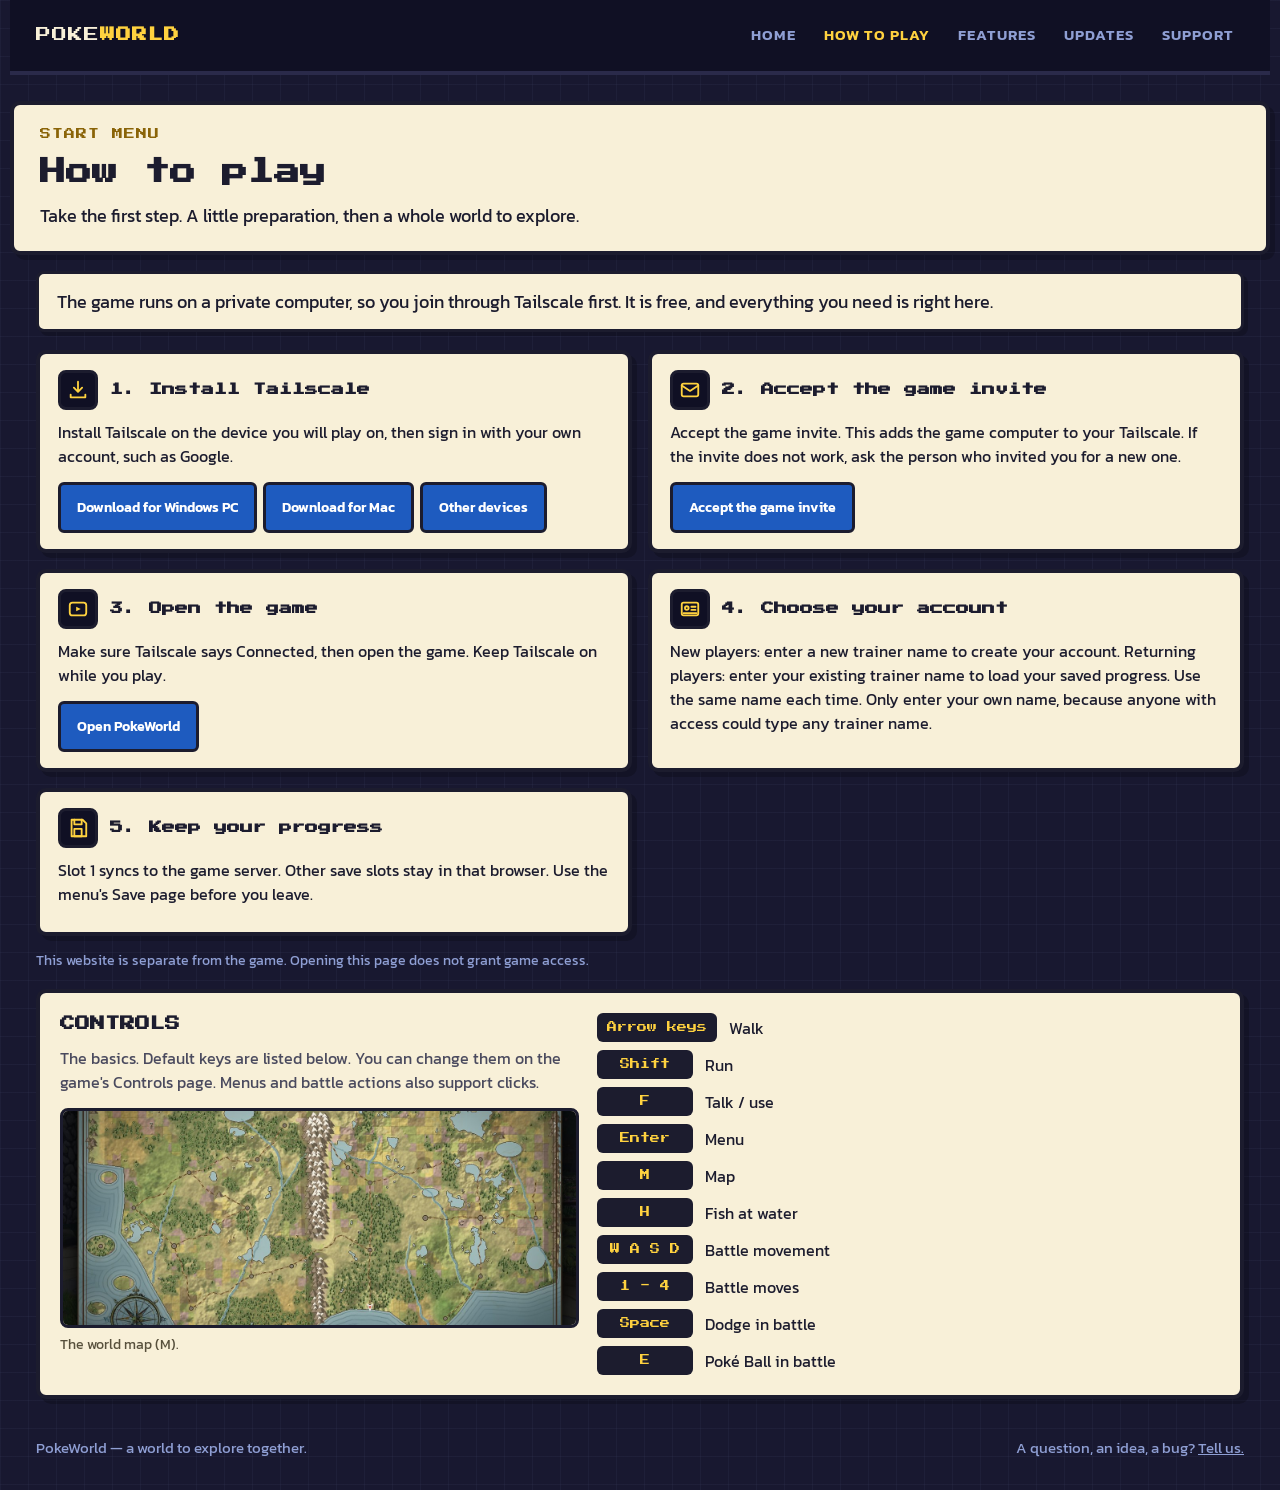
<file: how-to-play.html>
<!DOCTYPE html><html lang="en"><head><meta charset="utf-8"><meta name="viewport" content="width=device-width, initial-scale=1">
<title>PokeWorld - Battle Screen (full draft)</title>
<link href="https://fonts.googleapis.com/css2?family=Press+Start+2P&family=Kanit:wght@400;600;700&display=swap" rel="stylesheet">
<style>

*{margin:0;box-sizing:border-box}
body{background:#181830;background-image:linear-gradient(rgba(143,159,212,.05) 1px,transparent 1px),linear-gradient(90deg,rgba(143,159,212,.05) 1px,transparent 1px);background-size:28px 28px;color:#1c1c2e;font-family:Kanit,sans-serif;font-size:18px;line-height:1.5}
a{color:#1e5bbf}
a:focus-visible,button:focus-visible{outline:3px solid #ffd23f;outline-offset:2px}
nav{max-width:1260px;margin:0 auto;display:flex;justify-content:space-between;align-items:center;gap:14px;padding:16px 26px;background:#101024;border-bottom:4px solid #2a2a4a;flex-wrap:wrap}
.wordmark{font-family:"Press Start 2P";font-size:15px;color:#f8f0d8;letter-spacing:1px}.wordmark b{color:#ffd23f}
.links{display:flex;flex-wrap:wrap;gap:6px 8px}
.links a{color:#8f9fd4;text-decoration:none;font-weight:600;font-size:15px;text-transform:uppercase;letter-spacing:1px;padding:8px 10px;display:inline-block}
.links a.on,.links a:hover{color:#ffd23f}
.hero{max-width:1260px;margin:26px auto 0;padding:0 26px}
.arena{position:relative;display:block;background:linear-gradient(#7ec850 0 58%,#5aa838 58% 62%,#d8c890 62% 100%);border:4px solid #101024;border-radius:10px;padding:24px}
.hpbox{width:min(380px,46%)}
.hpbox.hp-wild{position:absolute;top:40px;left:40px;z-index:2;margin-top:0}
.hpbox.hp-team{position:absolute;top:320px;right:40px;z-index:2;margin-top:0}
.opp .plate video{max-height:470px;object-fit:cover}
@media (max-width:900px){.hpbox.hp-wild,.hpbox.hp-team{position:static;width:auto;margin:0 0 14px}}
.plate{background:rgba(255,255,255,.14);border-radius:50%;padding:10px}
.plate video{width:100%;display:block;border-radius:10px;border:3px solid #101024;background:#000}
.hpbox{background:#f8f0d8;border:3px solid #1c1c2e;border-radius:8px;padding:10px 14px;margin-top:-14px;position:relative;box-shadow:4px 4px 0 rgba(0,0,0,.25)}
.hpbox .nm{font-weight:700;font-size:16px;letter-spacing:1px;display:flex;justify-content:space-between}
.hptrack{height:10px;background:#585868;border:2px solid #1c1c2e;border-radius:6px;margin-top:6px;overflow:hidden}
.hpfill{height:100%;background:linear-gradient(90deg,#38c858,#9ae860)}
.dlg{margin-top:18px;background:#f8f0d8;border:4px solid #1c1c2e;border-radius:10px;padding:22px 26px;box-shadow:6px 6px 0 rgba(0,0,0,.25)}
.kicker{font-family:"Press Start 2P";font-size:11px;color:#8a6408;letter-spacing:1px}
.dlg h1{font-family:"Press Start 2P";font-size:clamp(20px,3.4vw,34px);line-height:1.35;margin:12px 0}
.dlg .sub{font-size:19px;max-width:62ch}
.cmds{display:grid;grid-template-columns:repeat(2,minmax(0,1fr));gap:10px;margin-top:18px}
.cmd{background:#fff;border:3px solid #1c1c2e;border-radius:8px;padding:14px 18px;font-family:"Press Start 2P";font-size:12px;color:#1c1c2e;text-decoration:none;text-align:left;box-shadow:3px 3px 0 rgba(0,0,0,.2);min-height:48px;display:flex;align-items:center;gap:10px}
.cmd svg{width:16px;height:16px;flex:none}
.cmd:hover{background:#ffd23f}
.cmd.primary{background:#d03a2e;color:#fff;border-color:#8c1f18}
.cmd.primary:hover{background:#e0503f}
.sechead{max-width:1260px;margin:30px auto 0;padding:0 26px}
.sechead .in{border-left:6px solid #ffd23f;padding:2px 0 2px 14px;display:flex;align-items:center;gap:12px}
.sechead .in svg{width:26px;height:26px;color:#ffd23f;flex:none}
.sechead .k{font-family:"Press Start 2P";font-size:11px;color:#ffd23f;letter-spacing:1px}
.sechead .t{color:#f8f0d8;font-weight:700;font-size:22px;margin-top:6px}
.stats{max-width:1260px;margin:16px auto 0;padding:0 26px;display:grid;grid-template-columns:repeat(4,1fr);gap:16px}
.stat{background:#f8f0d8;border:3px solid #1c1c2e;border-radius:8px;padding:14px 16px;box-shadow:4px 4px 0 rgba(0,0,0,.2)}
.stat svg{width:26px;height:26px;color:#1c1c2e;display:block;margin-bottom:6px}
.stat b{font-family:"Press Start 2P";font-size:22px;display:block;color:#b82848}
.stat span{font-weight:600;font-size:15px}
.party{max-width:1260px;margin:16px auto 0;padding:0 26px}
.party .in{background:#f8f0d8;border:3px solid #1c1c2e;border-radius:8px;padding:14px 18px;box-shadow:4px 4px 0 rgba(0,0,0,.2);display:flex;align-items:center;gap:18px;flex-wrap:wrap}
.party .lbl{font-family:"Press Start 2P";font-size:11px;color:#1c1c2e}
.party .balls{display:flex;gap:10px}
.pb{width:34px;height:34px;border-radius:50%;border:3px solid #1c1c2e;background:linear-gradient(#e04038 0 46%,#1c1c2e 46% 54%,#f8f8f8 54% 100%);position:relative;flex:none}
.pb::after{content:"";position:absolute;left:50%;top:50%;width:10px;height:10px;margin:-6px 0 0 -6px;background:#f8f8f8;border:3px solid #1c1c2e;border-radius:50%}
.party .cap{font-size:16px;color:#4a4a5e}
.moves{max-width:1260px;margin:16px auto 0;padding:0 26px;display:flex;flex-direction:column;gap:14px}
.move{background:#f8f0d8;border:4px solid #1c1c2e;border-radius:10px;padding:18px 22px;box-shadow:5px 5px 0 rgba(0,0,0,.22);display:flex;gap:24px;align-items:center}
.move .pp{font-family:"Press Start 2P";font-size:10px;color:#1e5bbf;display:block;flex:0 0 150px;line-height:1.7}
.move .txt{flex:1}
.move h2{font-family:"Press Start 2P";font-size:17px;margin:0 0 8px}
.move p{font-size:17px}
.thumb{width:230px;height:150px;object-fit:cover;border:3px solid #1c1c2e;border-radius:8px;box-shadow:4px 4px 0 rgba(0,0,0,.25);flex:none;background:#000}
.band{max-width:1260px;margin:16px auto 0;padding:0 26px}
.bandin{background:#f8f0d8;border:4px solid #1c1c2e;border-radius:10px;padding:20px 22px;box-shadow:6px 6px 0 rgba(0,0,0,.25)}
.bandin .bt{font-family:"Press Start 2P";font-size:14px;margin-bottom:6px;display:flex;align-items:center;gap:10px}
.bandin .bt svg{width:20px;height:20px;color:#b02820}
.bandin .bs{font-size:16px;color:#4a4a5e;margin-bottom:12px}
.bandin video{width:100%;display:block;border:3px solid #1c1c2e;border-radius:8px;background:#000}
@media (max-width:900px){.move{flex-wrap:wrap}.move .pp{flex:none}.move .txt{flex:1 1 100%;order:3}.thumb{width:100%;height:170px;flex:1 1 100%;order:4}}
.cta{max-width:1260px;margin:30px auto;padding:0 26px}
.ctabox{background:#f8f0d8;border:4px solid #1c1c2e;border-radius:10px;padding:24px 26px;box-shadow:6px 6px 0 rgba(0,0,0,.25);display:flex;gap:24px;justify-content:space-between;align-items:center;flex-wrap:wrap}
.ctabox h2{font-family:"Press Start 2P";font-size:18px;margin-bottom:10px}
.steps{font-size:17px}.fine{font-size:14px;color:#5a5a6e;margin-top:8px}
footer{max-width:1260px;margin:0 auto;padding:22px 26px 30px;display:flex;justify-content:space-between;gap:10px;flex-wrap:wrap;color:#8f9fd4;font-size:15px}
footer a{color:#8f9fd4}
.phead{max-width:1260px;margin:26px auto 0;padding:22px 26px;background:#f8f0d8;border:4px solid #1c1c2e;border-radius:10px;box-shadow:5px 5px 0 rgba(0,0,0,.22)}
.phead .kicker{display:block;margin-bottom:10px}
.phead h1{font-family:"Press Start 2P";font-size:clamp(18px,3vw,26px)}
.phead p{margin-top:10px;font-size:18px}
.panelwrap{max-width:1260px;margin:16px auto;padding:0 26px}
.leadin{font-size:18px;background:#f8f0d8;border:3px solid #1c1c2e;border-radius:8px;padding:14px 18px;margin-bottom:18px;box-shadow:4px 4px 0 rgba(0,0,0,.2)}
.logrow{background:#f8f0d8;border:4px solid #1c1c2e;border-radius:10px;padding:16px 20px;box-shadow:5px 5px 0 rgba(0,0,0,.22);display:flex;gap:20px;align-items:center;margin-bottom:14px}
.logrow .tag{flex:0 0 140px}
.logrow .num{font-family:"Press Start 2P";font-size:11px;color:#1c1c2e;display:block}
.logrow .cat{font-family:"Press Start 2P";font-size:9px;letter-spacing:1px;display:inline-block;margin-top:8px;padding:5px 8px;border:2px solid #1c1c2e;border-radius:5px;color:#fff}
.cat.c-grass{background:#2e7d32}.cat.c-fire{background:#d03a2e}.cat.c-water{background:#1e5bbf}.cat.c-gold{background:#8a6408}
.logrow .txt{flex:1}
.logrow h2{font-size:20px;margin:0 0 6px}
.logrow p{font-size:16px}
.logrow .thumb{width:210px;height:130px}
.ftile{width:64px;height:64px;background:#101024;border:3px solid #1c1c2e;border-radius:8px;box-shadow:4px 4px 0 rgba(0,0,0,.25);display:flex;align-items:center;justify-content:center;color:#ffd23f;flex:none}
.ftile svg{width:36px;height:36px}
@media (max-width:900px){.logrow{flex-wrap:wrap}.logrow .tag{flex:none;display:flex;gap:10px;align-items:center}.logrow .cat{margin-top:0}.logrow .txt{flex:1 1 100%}.logrow .thumb{width:100%;height:170px}}
.stepgrid{display:grid;grid-template-columns:repeat(2,1fr);gap:16px}
.step{background:#f8f0d8;border:4px solid #1c1c2e;border-radius:10px;padding:16px 18px;box-shadow:5px 5px 0 rgba(0,0,0,.22)}
.step .thead{display:flex;align-items:center;gap:12px;margin-bottom:10px}
.step .sic{width:40px;height:40px;background:#101024;border:3px solid #1c1c2e;border-radius:8px;display:flex;align-items:center;justify-content:center;color:#ffd23f;flex:none}
.step .sic svg{width:22px;height:22px}
.step b{font-family:"Press Start 2P";font-size:13px;display:block;color:#1c1c2e}
.step p{font-size:16px;margin-bottom:10px}
.step .btn{display:inline-block;background:#1e5bbf;color:#fff;border:3px solid #1c1c2e;border-radius:6px;padding:12px 16px;text-decoration:none;font-weight:600;font-size:14px;margin:4px 6px 0 0;min-height:44px}
.step .ph{display:inline-block;background:#e8ddb8;border:2px dashed #8c8464;border-radius:6px;padding:12px 16px;font-weight:600;font-size:14px;color:#57503c;margin-top:4px}
.step .ph em{font-style:italic;font-weight:400}
.fine2{font-size:14px;color:#8f9fd4;margin:14px 0}
.ctrl{display:grid;grid-template-columns:1fr 1.2fr;gap:18px;margin-top:18px;background:#f8f0d8;border:4px solid #1c1c2e;border-radius:10px;padding:20px;box-shadow:5px 5px 0 rgba(0,0,0,.22)}
.ctrl .sec{font-family:"Press Start 2P";font-size:15px;margin-bottom:10px}
.ctrl .lead{font-size:16px;color:#4a4a5e}
.ctrl figure{margin:14px 0 0}
.ctrl figure img{width:100%;max-height:220px;object-fit:cover;border:3px solid #1c1c2e;border-radius:8px;display:block;background:#000}
.ctrl figcaption{font-size:14px;color:#57503c;margin-top:6px}
.keys{list-style:none;padding:0;display:flex;flex-direction:column;gap:8px}
.keys li{display:flex;align-items:center;gap:12px;font-size:16px}
.key{font-family:"Press Start 2P";font-size:10px;background:#1c1c2e;color:#ffd23f;border-radius:6px;padding:7px 10px;min-width:96px;text-align:center;flex:none}
.updrow{background:#f8f0d8;border:4px solid #1c1c2e;border-radius:10px;padding:18px 22px;box-shadow:5px 5px 0 rgba(0,0,0,.22);display:flex;gap:22px;align-items:center;margin-bottom:14px}
.updrow .d{font-family:"Press Start 2P";font-size:10px;color:#1e5bbf;flex:0 0 160px;line-height:1.8}
.updrow .d::before{content:"\25B6\00a0";color:#b02820}
.updrow .txt{flex:1}
.updrow b{display:block;font-size:20px;margin:0 0 6px}
.updrow p{font-size:16px}
.updrow .thumb{width:230px;height:140px}
@media (max-width:900px){.updrow{flex-wrap:wrap}.updrow .d{flex:none}.updrow .txt{flex:1 1 100%}.updrow .thumb{width:100%;height:170px}}
.logend{max-width:1260px;margin:6px auto 0;padding:0 26px;text-align:center}
.logend span{font-family:"Press Start 2P";font-size:10px;color:#8f9fd4;letter-spacing:2px}
.supwrap{max-width:1260px;margin:16px auto;padding:0 26px}
.supbox{background:#f8f0d8;border:4px solid #1c1c2e;border-radius:10px;padding:22px 24px;box-shadow:6px 6px 0 rgba(0,0,0,.25)}
.npc{font-size:17px;padding:10px 0 10px 40px;position:relative}
.npc .nic{position:absolute;left:0;top:8px;width:28px;height:28px;background:#101024;border:2px solid #1c1c2e;border-radius:6px;display:flex;align-items:center;justify-content:center;color:#ffd23f}
.npc .nic svg{width:16px;height:16px}
.supgrid{display:grid;grid-template-columns:1fr 1fr;gap:22px;margin-top:12px}
.supgrid label{display:block;font-weight:700;font-size:15px;margin:14px 0 6px}
.supgrid .opt{font-weight:400;color:#57503c;font-size:13px}
.supgrid input,.supgrid textarea{width:100%;padding:10px;border:3px solid #1c1c2e;border-radius:6px;background:#fffdf4;font-family:inherit;font-size:16px}
.supgrid input:disabled,.supgrid textarea:disabled{opacity:.65;background:#efe8d0}
.supgrid .paste{border:3px dashed #8c8464;border-radius:6px;padding:14px;font-size:15px;color:#57503c;background:#fffdf4}
form{margin:0}
#request-form{margin-top:12px}
.count{font-size:14px;color:#57503c;margin-top:6px}
.hp-honey{position:absolute;left:-10000px;top:auto;width:1px;height:1px;overflow:hidden}
.shot-grid{display:flex;gap:10px;flex-wrap:wrap;margin-top:10px}
.shot-card{position:relative}
.shot-card img{width:96px;height:96px;object-fit:cover;border:3px solid #1c1c2e;border-radius:6px;display:block}
.shot-card button{position:absolute;top:-8px;right:-8px;background:#d03a2e;color:#fff;border:2px solid #1c1c2e;border-radius:6px;font-size:11px;padding:2px 6px}
.status{font-weight:600}
.supgrid button{margin-top:14px;cursor:pointer}background:#1e5bbf;color:#fff;border:3px solid #1c1c2e;border-radius:6px;padding:14px 22px;font-family:"Press Start 2P";font-size:12px;min-height:48px}
.supgrid button:disabled{opacity:.55;background:#8f9fd4}
@media (max-width:900px){.stepgrid,.supgrid,.ctrl{grid-template-columns:1fr}.stats{grid-template-columns:repeat(2,1fr)}.cmds{grid-template-columns:1fr}}

</style></head><body>
<nav><span class="wordmark">POKE<b>WORLD</b></span><span class="links"><a href="index.html">Home</a><a class="on" href="how-to-play.html">How to play</a><a href="features.html">Features</a><a href="updates.html">Updates</a><a href="support.html">Support</a></span></nav><div class="phead"><span class="kicker">START MENU</span><h1>How to play</h1><p>Take the first step. A little preparation, then a whole world to explore.</p></div><div class="panelwrap"><p class="leadin">The game runs on a private computer, so you join through Tailscale first. It is free, and everything you need is right here.</p><div class="stepgrid"><div class="step"><div class="thead"><span class="sic"><svg viewBox="0 0 24 24" fill="none" stroke="currentColor" stroke-width="2" stroke-linecap="round" stroke-linejoin="round" aria-hidden="true"><path d="M12 3v10M7.5 9.5L12 14l4.5-4.5"/><path d="M4 17v3h16v-3"/></svg></span><b>1. Install Tailscale</b></div><p>Install Tailscale on the device you will play on, then sign in with your own account, such as Google.</p><a class="btn" href="https://tailscale.com/download/windows">Download for Windows PC</a><a class="btn" href="https://tailscale.com/download/mac">Download for Mac</a><a class="btn" href="https://tailscale.com/download">Other devices</a></div><div class="step"><div class="thead"><span class="sic"><svg viewBox="0 0 24 24" fill="none" stroke="currentColor" stroke-width="2" stroke-linecap="round" stroke-linejoin="round" aria-hidden="true"><rect x="3" y="5" width="18" height="14" rx="2"/><path d="M3 7l9 6 9-6"/></svg></span><b>2. Accept the game invite</b></div><p>Accept the game invite. This adds the game computer to your Tailscale. If the invite does not work, ask the person who invited you for a new one.</p><a class="btn" target="_blank" rel="noopener noreferrer" href="https://login.tailscale.com/admin/invite/2VxAYofNfKHv54vaBGnd11">Accept the game invite</a></div><div class="step"><div class="thead"><span class="sic"><svg viewBox="0 0 24 24" fill="none" stroke="currentColor" stroke-width="2" stroke-linecap="round" stroke-linejoin="round" aria-hidden="true"><rect x="3" y="5" width="18" height="14" rx="3"/><path d="M10 9.5l5 2.5-5 2.5z" fill="currentColor" stroke="none"/></svg></span><b>3. Open the game</b></div><p>Make sure Tailscale says Connected, then open the game. Keep Tailscale on while you play.</p><a class="btn" target="_blank" rel="noopener noreferrer" data-game-url href="http://100.99.175.107:8990/?mp=1">Open PokeWorld</a></div><div class="step"><div class="thead"><span class="sic"><svg viewBox="0 0 24 24" fill="none" stroke="currentColor" stroke-width="2" stroke-linecap="round" stroke-linejoin="round" aria-hidden="true"><rect x="3" y="5" width="18" height="14" rx="2"/><circle cx="8.5" cy="11" r="2"/><path d="M13.5 9.5H18M13.5 13H18M5 16.5h14"/></svg></span><b>4. Choose your account</b></div><p>New players: enter a new trainer name to create your account. Returning players: enter your existing trainer name to load your saved progress. Use the same name each time. Only enter your own name, because anyone with access could type any trainer name.</p></div><div class="step"><div class="thead"><span class="sic"><svg viewBox="0 0 24 24" fill="none" stroke="currentColor" stroke-width="2" stroke-linecap="round" stroke-linejoin="round" aria-hidden="true"><path d="M5 3h12l4 4v14H5z"/><path d="M8 3v5h8V3"/><rect x="8" y="13" width="8" height="8"/></svg></span><b>5. Keep your progress</b></div><p>Slot 1 syncs to the game server. Other save slots stay in that browser. Use the menu's Save page before you leave.</p></div></div><p class="fine2">This website is separate from the game. Opening this page does not grant game access.</p><div class="ctrl"><div><h2 class="sec">CONTROLS</h2><p class="lead">The basics. Default keys are listed below. You can change them on the game's Controls page. Menus and battle actions also support clicks.</p><figure><img src="https://ddhkim-gop.github.io/pokeworld-site/assets/map.jpg" alt="The world map in the game" loading="lazy"><figcaption>The world map (M).</figcaption></figure></div><ul class="keys"><li><span class="key">Arrow keys</span><span>Walk</span></li><li><span class="key">Shift</span><span>Run</span></li><li><span class="key">F</span><span>Talk / use</span></li><li><span class="key">Enter</span><span>Menu</span></li><li><span class="key">M</span><span>Map</span></li><li><span class="key">H</span><span>Fish at water</span></li><li><span class="key">W A S D</span><span>Battle movement</span></li><li><span class="key">1 - 4</span><span>Battle moves</span></li><li><span class="key">Space</span><span>Dodge in battle</span></li><li><span class="key">E</span><span>Pok&eacute; Ball in battle</span></li></ul></div></div><footer><span>PokeWorld &mdash; a world to explore together.</span><span>A question, an idea, a bug? <a href="support.html">Tell us.</a></span></footer><script src="config.js"></script><script src="site.js"></script></body></html>
</file>
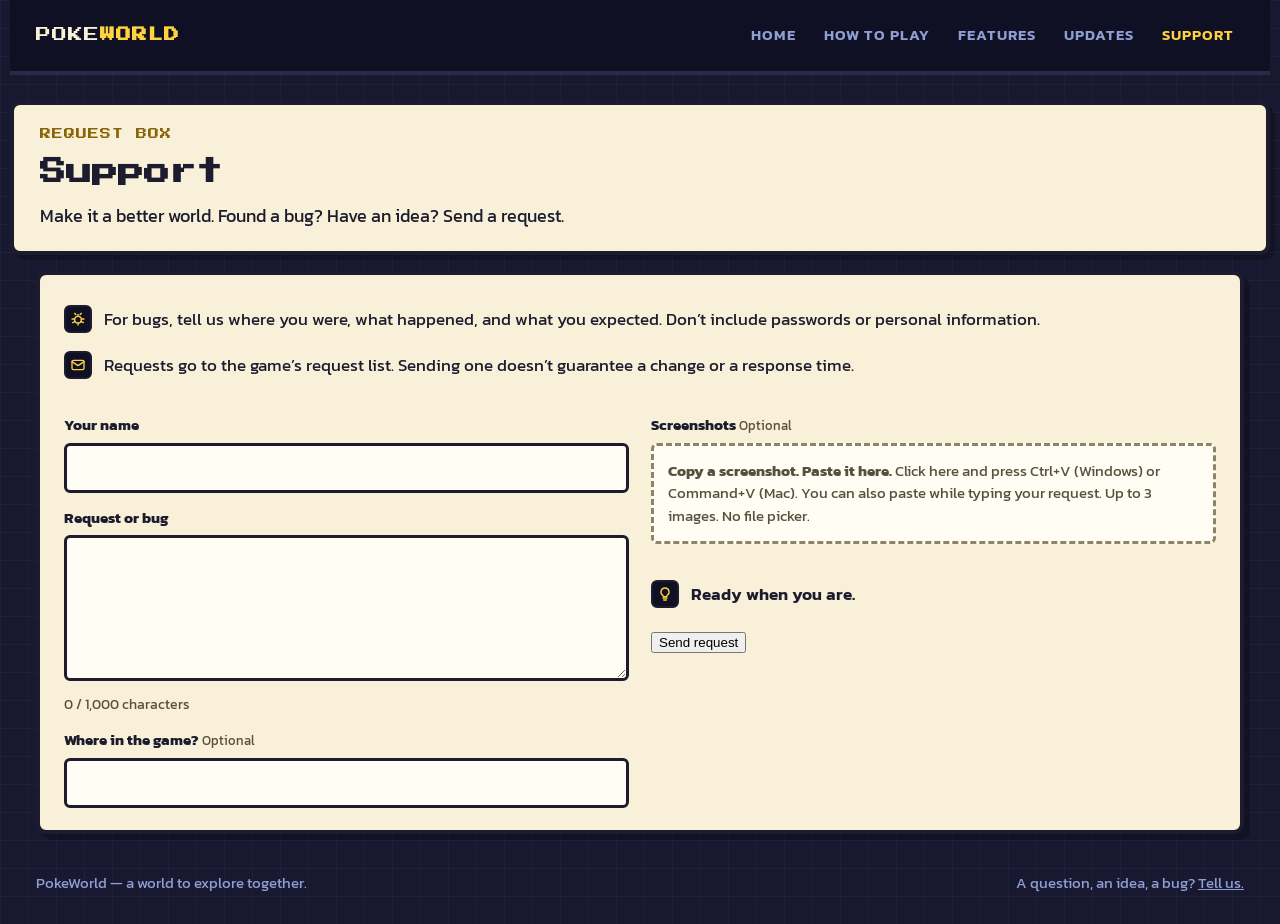
<file: support.html>
<!DOCTYPE html><html lang="en"><head><meta charset="utf-8"><meta name="viewport" content="width=device-width, initial-scale=1">
<title>PokeWorld - Battle Screen (full draft)</title>
<link href="https://fonts.googleapis.com/css2?family=Press+Start+2P&family=Kanit:wght@400;600;700&display=swap" rel="stylesheet">
<style>

*{margin:0;box-sizing:border-box}
body{background:#181830;background-image:linear-gradient(rgba(143,159,212,.05) 1px,transparent 1px),linear-gradient(90deg,rgba(143,159,212,.05) 1px,transparent 1px);background-size:28px 28px;color:#1c1c2e;font-family:Kanit,sans-serif;font-size:18px;line-height:1.5}
a{color:#1e5bbf}
a:focus-visible,button:focus-visible{outline:3px solid #ffd23f;outline-offset:2px}
nav{max-width:1260px;margin:0 auto;display:flex;justify-content:space-between;align-items:center;gap:14px;padding:16px 26px;background:#101024;border-bottom:4px solid #2a2a4a;flex-wrap:wrap}
.wordmark{font-family:"Press Start 2P";font-size:15px;color:#f8f0d8;letter-spacing:1px}.wordmark b{color:#ffd23f}
.links{display:flex;flex-wrap:wrap;gap:6px 8px}
.links a{color:#8f9fd4;text-decoration:none;font-weight:600;font-size:15px;text-transform:uppercase;letter-spacing:1px;padding:8px 10px;display:inline-block}
.links a.on,.links a:hover{color:#ffd23f}
.hero{max-width:1260px;margin:26px auto 0;padding:0 26px}
.arena{position:relative;display:block;background:linear-gradient(#7ec850 0 58%,#5aa838 58% 62%,#d8c890 62% 100%);border:4px solid #101024;border-radius:10px;padding:24px}
.hpbox{width:min(380px,46%)}
.hpbox.hp-wild{position:absolute;top:40px;left:40px;z-index:2;margin-top:0}
.hpbox.hp-team{position:absolute;top:320px;right:40px;z-index:2;margin-top:0}
.opp .plate video{max-height:470px;object-fit:cover}
@media (max-width:900px){.hpbox.hp-wild,.hpbox.hp-team{position:static;width:auto;margin:0 0 14px}}
.plate{background:rgba(255,255,255,.14);border-radius:50%;padding:10px}
.plate video{width:100%;display:block;border-radius:10px;border:3px solid #101024;background:#000}
.hpbox{background:#f8f0d8;border:3px solid #1c1c2e;border-radius:8px;padding:10px 14px;margin-top:-14px;position:relative;box-shadow:4px 4px 0 rgba(0,0,0,.25)}
.hpbox .nm{font-weight:700;font-size:16px;letter-spacing:1px;display:flex;justify-content:space-between}
.hptrack{height:10px;background:#585868;border:2px solid #1c1c2e;border-radius:6px;margin-top:6px;overflow:hidden}
.hpfill{height:100%;background:linear-gradient(90deg,#38c858,#9ae860)}
.dlg{margin-top:18px;background:#f8f0d8;border:4px solid #1c1c2e;border-radius:10px;padding:22px 26px;box-shadow:6px 6px 0 rgba(0,0,0,.25)}
.kicker{font-family:"Press Start 2P";font-size:11px;color:#8a6408;letter-spacing:1px}
.dlg h1{font-family:"Press Start 2P";font-size:clamp(20px,3.4vw,34px);line-height:1.35;margin:12px 0}
.dlg .sub{font-size:19px;max-width:62ch}
.cmds{display:grid;grid-template-columns:repeat(2,minmax(0,1fr));gap:10px;margin-top:18px}
.cmd{background:#fff;border:3px solid #1c1c2e;border-radius:8px;padding:14px 18px;font-family:"Press Start 2P";font-size:12px;color:#1c1c2e;text-decoration:none;text-align:left;box-shadow:3px 3px 0 rgba(0,0,0,.2);min-height:48px;display:flex;align-items:center;gap:10px}
.cmd svg{width:16px;height:16px;flex:none}
.cmd:hover{background:#ffd23f}
.cmd.primary{background:#d03a2e;color:#fff;border-color:#8c1f18}
.cmd.primary:hover{background:#e0503f}
.sechead{max-width:1260px;margin:30px auto 0;padding:0 26px}
.sechead .in{border-left:6px solid #ffd23f;padding:2px 0 2px 14px;display:flex;align-items:center;gap:12px}
.sechead .in svg{width:26px;height:26px;color:#ffd23f;flex:none}
.sechead .k{font-family:"Press Start 2P";font-size:11px;color:#ffd23f;letter-spacing:1px}
.sechead .t{color:#f8f0d8;font-weight:700;font-size:22px;margin-top:6px}
.stats{max-width:1260px;margin:16px auto 0;padding:0 26px;display:grid;grid-template-columns:repeat(4,1fr);gap:16px}
.stat{background:#f8f0d8;border:3px solid #1c1c2e;border-radius:8px;padding:14px 16px;box-shadow:4px 4px 0 rgba(0,0,0,.2)}
.stat svg{width:26px;height:26px;color:#1c1c2e;display:block;margin-bottom:6px}
.stat b{font-family:"Press Start 2P";font-size:22px;display:block;color:#b82848}
.stat span{font-weight:600;font-size:15px}
.party{max-width:1260px;margin:16px auto 0;padding:0 26px}
.party .in{background:#f8f0d8;border:3px solid #1c1c2e;border-radius:8px;padding:14px 18px;box-shadow:4px 4px 0 rgba(0,0,0,.2);display:flex;align-items:center;gap:18px;flex-wrap:wrap}
.party .lbl{font-family:"Press Start 2P";font-size:11px;color:#1c1c2e}
.party .balls{display:flex;gap:10px}
.pb{width:34px;height:34px;border-radius:50%;border:3px solid #1c1c2e;background:linear-gradient(#e04038 0 46%,#1c1c2e 46% 54%,#f8f8f8 54% 100%);position:relative;flex:none}
.pb::after{content:"";position:absolute;left:50%;top:50%;width:10px;height:10px;margin:-6px 0 0 -6px;background:#f8f8f8;border:3px solid #1c1c2e;border-radius:50%}
.party .cap{font-size:16px;color:#4a4a5e}
.moves{max-width:1260px;margin:16px auto 0;padding:0 26px;display:flex;flex-direction:column;gap:14px}
.move{background:#f8f0d8;border:4px solid #1c1c2e;border-radius:10px;padding:18px 22px;box-shadow:5px 5px 0 rgba(0,0,0,.22);display:flex;gap:24px;align-items:center}
.move .pp{font-family:"Press Start 2P";font-size:10px;color:#1e5bbf;display:block;flex:0 0 150px;line-height:1.7}
.move .txt{flex:1}
.move h2{font-family:"Press Start 2P";font-size:17px;margin:0 0 8px}
.move p{font-size:17px}
.thumb{width:230px;height:150px;object-fit:cover;border:3px solid #1c1c2e;border-radius:8px;box-shadow:4px 4px 0 rgba(0,0,0,.25);flex:none;background:#000}
.band{max-width:1260px;margin:16px auto 0;padding:0 26px}
.bandin{background:#f8f0d8;border:4px solid #1c1c2e;border-radius:10px;padding:20px 22px;box-shadow:6px 6px 0 rgba(0,0,0,.25)}
.bandin .bt{font-family:"Press Start 2P";font-size:14px;margin-bottom:6px;display:flex;align-items:center;gap:10px}
.bandin .bt svg{width:20px;height:20px;color:#b02820}
.bandin .bs{font-size:16px;color:#4a4a5e;margin-bottom:12px}
.bandin video{width:100%;display:block;border:3px solid #1c1c2e;border-radius:8px;background:#000}
@media (max-width:900px){.move{flex-wrap:wrap}.move .pp{flex:none}.move .txt{flex:1 1 100%;order:3}.thumb{width:100%;height:170px;flex:1 1 100%;order:4}}
.cta{max-width:1260px;margin:30px auto;padding:0 26px}
.ctabox{background:#f8f0d8;border:4px solid #1c1c2e;border-radius:10px;padding:24px 26px;box-shadow:6px 6px 0 rgba(0,0,0,.25);display:flex;gap:24px;justify-content:space-between;align-items:center;flex-wrap:wrap}
.ctabox h2{font-family:"Press Start 2P";font-size:18px;margin-bottom:10px}
.steps{font-size:17px}.fine{font-size:14px;color:#5a5a6e;margin-top:8px}
footer{max-width:1260px;margin:0 auto;padding:22px 26px 30px;display:flex;justify-content:space-between;gap:10px;flex-wrap:wrap;color:#8f9fd4;font-size:15px}
footer a{color:#8f9fd4}
.phead{max-width:1260px;margin:26px auto 0;padding:22px 26px;background:#f8f0d8;border:4px solid #1c1c2e;border-radius:10px;box-shadow:5px 5px 0 rgba(0,0,0,.22)}
.phead .kicker{display:block;margin-bottom:10px}
.phead h1{font-family:"Press Start 2P";font-size:clamp(18px,3vw,26px)}
.phead p{margin-top:10px;font-size:18px}
.panelwrap{max-width:1260px;margin:16px auto;padding:0 26px}
.leadin{font-size:18px;background:#f8f0d8;border:3px solid #1c1c2e;border-radius:8px;padding:14px 18px;margin-bottom:18px;box-shadow:4px 4px 0 rgba(0,0,0,.2)}
.logrow{background:#f8f0d8;border:4px solid #1c1c2e;border-radius:10px;padding:16px 20px;box-shadow:5px 5px 0 rgba(0,0,0,.22);display:flex;gap:20px;align-items:center;margin-bottom:14px}
.logrow .tag{flex:0 0 140px}
.logrow .num{font-family:"Press Start 2P";font-size:11px;color:#1c1c2e;display:block}
.logrow .cat{font-family:"Press Start 2P";font-size:9px;letter-spacing:1px;display:inline-block;margin-top:8px;padding:5px 8px;border:2px solid #1c1c2e;border-radius:5px;color:#fff}
.cat.c-grass{background:#2e7d32}.cat.c-fire{background:#d03a2e}.cat.c-water{background:#1e5bbf}.cat.c-gold{background:#8a6408}
.logrow .txt{flex:1}
.logrow h2{font-size:20px;margin:0 0 6px}
.logrow p{font-size:16px}
.logrow .thumb{width:210px;height:130px}
.ftile{width:64px;height:64px;background:#101024;border:3px solid #1c1c2e;border-radius:8px;box-shadow:4px 4px 0 rgba(0,0,0,.25);display:flex;align-items:center;justify-content:center;color:#ffd23f;flex:none}
.ftile svg{width:36px;height:36px}
@media (max-width:900px){.logrow{flex-wrap:wrap}.logrow .tag{flex:none;display:flex;gap:10px;align-items:center}.logrow .cat{margin-top:0}.logrow .txt{flex:1 1 100%}.logrow .thumb{width:100%;height:170px}}
.stepgrid{display:grid;grid-template-columns:repeat(2,1fr);gap:16px}
.step{background:#f8f0d8;border:4px solid #1c1c2e;border-radius:10px;padding:16px 18px;box-shadow:5px 5px 0 rgba(0,0,0,.22)}
.step .thead{display:flex;align-items:center;gap:12px;margin-bottom:10px}
.step .sic{width:40px;height:40px;background:#101024;border:3px solid #1c1c2e;border-radius:8px;display:flex;align-items:center;justify-content:center;color:#ffd23f;flex:none}
.step .sic svg{width:22px;height:22px}
.step b{font-family:"Press Start 2P";font-size:13px;display:block;color:#1c1c2e}
.step p{font-size:16px;margin-bottom:10px}
.step .btn{display:inline-block;background:#1e5bbf;color:#fff;border:3px solid #1c1c2e;border-radius:6px;padding:12px 16px;text-decoration:none;font-weight:600;font-size:14px;margin:4px 6px 0 0;min-height:44px}
.step .ph{display:inline-block;background:#e8ddb8;border:2px dashed #8c8464;border-radius:6px;padding:12px 16px;font-weight:600;font-size:14px;color:#57503c;margin-top:4px}
.step .ph em{font-style:italic;font-weight:400}
.fine2{font-size:14px;color:#8f9fd4;margin:14px 0}
.ctrl{display:grid;grid-template-columns:1fr 1.2fr;gap:18px;margin-top:18px;background:#f8f0d8;border:4px solid #1c1c2e;border-radius:10px;padding:20px;box-shadow:5px 5px 0 rgba(0,0,0,.22)}
.ctrl .sec{font-family:"Press Start 2P";font-size:15px;margin-bottom:10px}
.ctrl .lead{font-size:16px;color:#4a4a5e}
.ctrl figure{margin:14px 0 0}
.ctrl figure img{width:100%;max-height:220px;object-fit:cover;border:3px solid #1c1c2e;border-radius:8px;display:block;background:#000}
.ctrl figcaption{font-size:14px;color:#57503c;margin-top:6px}
.keys{list-style:none;padding:0;display:flex;flex-direction:column;gap:8px}
.keys li{display:flex;align-items:center;gap:12px;font-size:16px}
.key{font-family:"Press Start 2P";font-size:10px;background:#1c1c2e;color:#ffd23f;border-radius:6px;padding:7px 10px;min-width:96px;text-align:center;flex:none}
.updrow{background:#f8f0d8;border:4px solid #1c1c2e;border-radius:10px;padding:18px 22px;box-shadow:5px 5px 0 rgba(0,0,0,.22);display:flex;gap:22px;align-items:center;margin-bottom:14px}
.updrow .d{font-family:"Press Start 2P";font-size:10px;color:#1e5bbf;flex:0 0 160px;line-height:1.8}
.updrow .d::before{content:"\25B6\00a0";color:#b02820}
.updrow .txt{flex:1}
.updrow b{display:block;font-size:20px;margin:0 0 6px}
.updrow p{font-size:16px}
.updrow .thumb{width:230px;height:140px}
@media (max-width:900px){.updrow{flex-wrap:wrap}.updrow .d{flex:none}.updrow .txt{flex:1 1 100%}.updrow .thumb{width:100%;height:170px}}
.logend{max-width:1260px;margin:6px auto 0;padding:0 26px;text-align:center}
.logend span{font-family:"Press Start 2P";font-size:10px;color:#8f9fd4;letter-spacing:2px}
.supwrap{max-width:1260px;margin:16px auto;padding:0 26px}
.supbox{background:#f8f0d8;border:4px solid #1c1c2e;border-radius:10px;padding:22px 24px;box-shadow:6px 6px 0 rgba(0,0,0,.25)}
.npc{font-size:17px;padding:10px 0 10px 40px;position:relative}
.npc .nic{position:absolute;left:0;top:8px;width:28px;height:28px;background:#101024;border:2px solid #1c1c2e;border-radius:6px;display:flex;align-items:center;justify-content:center;color:#ffd23f}
.npc .nic svg{width:16px;height:16px}
.supgrid{display:grid;grid-template-columns:1fr 1fr;gap:22px;margin-top:12px}
.supgrid label{display:block;font-weight:700;font-size:15px;margin:14px 0 6px}
.supgrid .opt{font-weight:400;color:#57503c;font-size:13px}
.supgrid input,.supgrid textarea{width:100%;padding:10px;border:3px solid #1c1c2e;border-radius:6px;background:#fffdf4;font-family:inherit;font-size:16px}
.supgrid input:disabled,.supgrid textarea:disabled{opacity:.65;background:#efe8d0}
.supgrid .paste{border:3px dashed #8c8464;border-radius:6px;padding:14px;font-size:15px;color:#57503c;background:#fffdf4}
form{margin:0}
#request-form{margin-top:12px}
.count{font-size:14px;color:#57503c;margin-top:6px}
.hp-honey{position:absolute;left:-10000px;top:auto;width:1px;height:1px;overflow:hidden}
.shot-grid{display:flex;gap:10px;flex-wrap:wrap;margin-top:10px}
.shot-card{position:relative}
.shot-card img{width:96px;height:96px;object-fit:cover;border:3px solid #1c1c2e;border-radius:6px;display:block}
.shot-card button{position:absolute;top:-8px;right:-8px;background:#d03a2e;color:#fff;border:2px solid #1c1c2e;border-radius:6px;font-size:11px;padding:2px 6px}
.status{font-weight:600}
.supgrid button{margin-top:14px;cursor:pointer}background:#1e5bbf;color:#fff;border:3px solid #1c1c2e;border-radius:6px;padding:14px 22px;font-family:"Press Start 2P";font-size:12px;min-height:48px}
.supgrid button:disabled{opacity:.55;background:#8f9fd4}
@media (max-width:900px){.stepgrid,.supgrid,.ctrl{grid-template-columns:1fr}.stats{grid-template-columns:repeat(2,1fr)}.cmds{grid-template-columns:1fr}}

</style></head><body>
<nav><span class="wordmark">POKE<b>WORLD</b></span><span class="links"><a href="index.html">Home</a><a href="how-to-play.html">How to play</a><a href="features.html">Features</a><a href="updates.html">Updates</a><a class="on" href="support.html">Support</a></span></nav><div class="phead"><span class="kicker">REQUEST BOX</span><h1>Support</h1><p>Make it a better world. Found a bug? Have an idea? Send a request.</p></div><div class="supwrap"><div class="supbox"><p class="npc"><span class="nic"><svg viewBox="0 0 24 24" fill="none" stroke="currentColor" stroke-width="2" stroke-linecap="round" stroke-linejoin="round" aria-hidden="true"><circle cx="12" cy="13" r="5"/><path d="M12 8V5M9 5.5L7 3.5M15 5.5l2-2M7 12H3M7.8 15.5L4 17.5M17 12h4M16.2 15.5L20 17.5M12 18v3"/></svg></span>For bugs, tell us where you were, what happened, and what you expected. Don&rsquo;t include passwords or personal information.</p><p class="npc"><span class="nic"><svg viewBox="0 0 24 24" fill="none" stroke="currentColor" stroke-width="2" stroke-linecap="round" stroke-linejoin="round" aria-hidden="true"><rect x="3" y="5" width="18" height="14" rx="2"/><path d="M3 7l9 6 9-6"/></svg></span>Requests go to the game&rsquo;s request list. Sending one doesn&rsquo;t guarantee a change or a response time.</p><form id="request-form"><div class="supgrid"><div><label for="name">Your name</label><input id="name" name="name" type="text" maxlength="40" required autocomplete="name"><label for="request">Request or bug</label><textarea id="request" name="request" minlength="10" maxlength="1000" required aria-describedby="request-count" rows="5"></textarea><div class="count" id="request-count">0 / 1,000 characters</div><label for="where">Where in the game? <span class="opt">Optional</span></label><input id="where" name="where" type="text"></div><div><label for="screenshot-paste">Screenshots <span class="opt">Optional</span></label><div id="screenshot-paste" class="paste" tabindex="0" role="group" aria-describedby="paste-hint paste-status"><strong>Copy a screenshot. Paste it here.</strong> <span id="paste-hint">Click here and press Ctrl+V (Windows) or Command+V (Mac). You can also paste while typing your request. Up to 3 images. No file picker.</span></div><div id="screenshot-previews" class="shot-grid"></div><div id="paste-status" class="count" role="status"></div><input class="hp-honey" type="text" name="website" tabindex="-1" autocomplete="off" placeholder="Leave blank"><p class="npc" style="margin-top:18px"><span class="nic"><svg viewBox="0 0 24 24" fill="none" stroke="currentColor" stroke-width="2" stroke-linecap="round" stroke-linejoin="round" aria-hidden="true"><path d="M9 18h6M10 21h4"/><path d="M12 3a6 6 0 0 1 3.5 10.9c-.8.6-1 1.4-1 2.1h-5c0-.7-.2-1.5-1-2.1A6 6 0 0 1 12 3z"/></svg></span><span class="status" id="form-status" role="status">Ready when you are.</span></p><button type="submit">Send request</button></div></div></form></div></div><footer><span>PokeWorld &mdash; a world to explore together.</span><span>A question, an idea, a bug? <a href="support.html">Tell us.</a></span></footer><script src="config.js"></script><script src="site.js"></script></body></html>
</file>
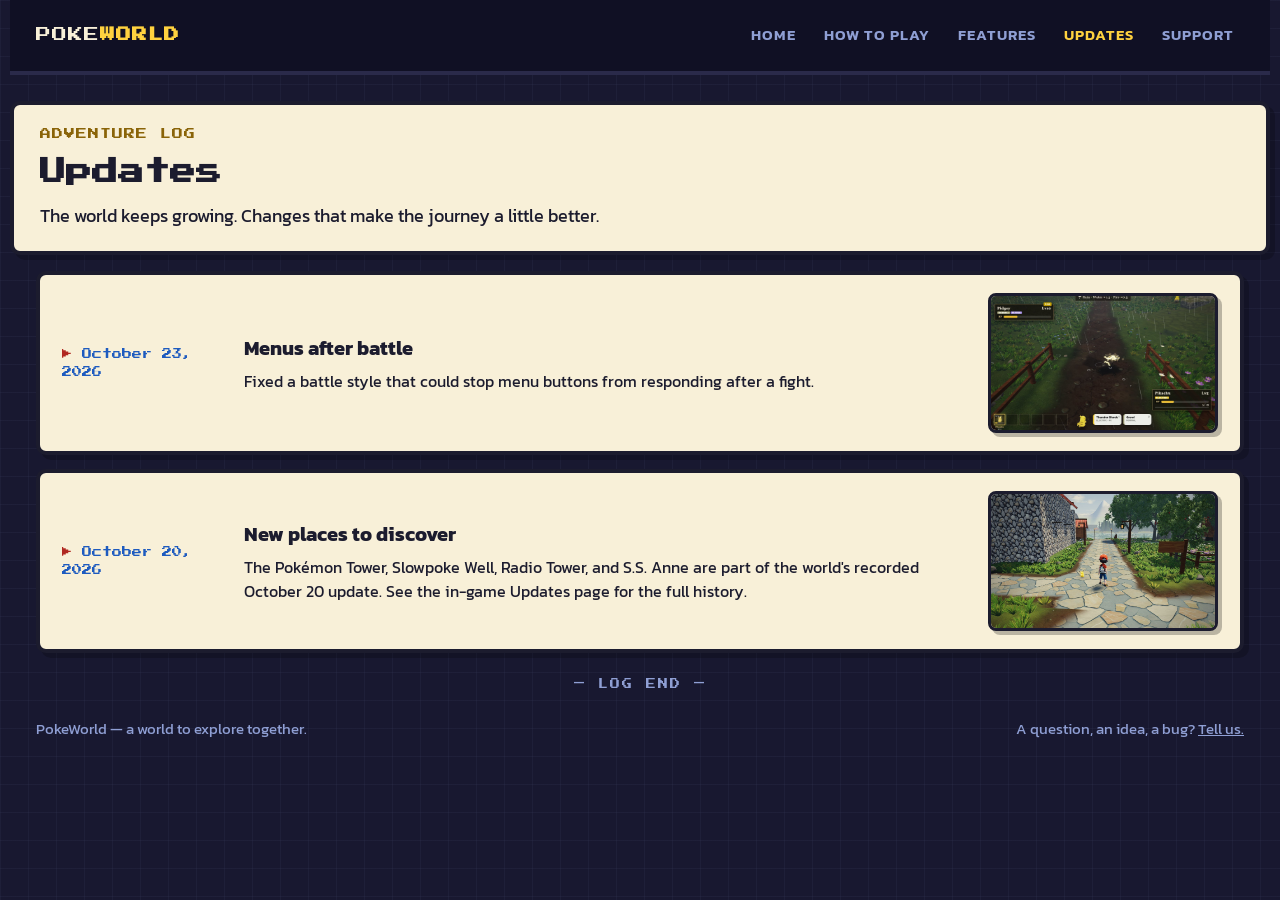
<file: updates.html>
<!DOCTYPE html><html lang="en"><head><meta charset="utf-8"><meta name="viewport" content="width=device-width, initial-scale=1">
<title>PokeWorld - Battle Screen (full draft)</title>
<link href="https://fonts.googleapis.com/css2?family=Press+Start+2P&family=Kanit:wght@400;600;700&display=swap" rel="stylesheet">
<style>

*{margin:0;box-sizing:border-box}
body{background:#181830;background-image:linear-gradient(rgba(143,159,212,.05) 1px,transparent 1px),linear-gradient(90deg,rgba(143,159,212,.05) 1px,transparent 1px);background-size:28px 28px;color:#1c1c2e;font-family:Kanit,sans-serif;font-size:18px;line-height:1.5}
a{color:#1e5bbf}
a:focus-visible,button:focus-visible{outline:3px solid #ffd23f;outline-offset:2px}
nav{max-width:1260px;margin:0 auto;display:flex;justify-content:space-between;align-items:center;gap:14px;padding:16px 26px;background:#101024;border-bottom:4px solid #2a2a4a;flex-wrap:wrap}
.wordmark{font-family:"Press Start 2P";font-size:15px;color:#f8f0d8;letter-spacing:1px}.wordmark b{color:#ffd23f}
.links{display:flex;flex-wrap:wrap;gap:6px 8px}
.links a{color:#8f9fd4;text-decoration:none;font-weight:600;font-size:15px;text-transform:uppercase;letter-spacing:1px;padding:8px 10px;display:inline-block}
.links a.on,.links a:hover{color:#ffd23f}
.hero{max-width:1260px;margin:26px auto 0;padding:0 26px}
.arena{position:relative;display:block;background:linear-gradient(#7ec850 0 58%,#5aa838 58% 62%,#d8c890 62% 100%);border:4px solid #101024;border-radius:10px;padding:24px}
.hpbox{width:min(380px,46%)}
.hpbox.hp-wild{position:absolute;top:40px;left:40px;z-index:2;margin-top:0}
.hpbox.hp-team{position:absolute;top:320px;right:40px;z-index:2;margin-top:0}
.opp .plate video{max-height:470px;object-fit:cover}
@media (max-width:900px){.hpbox.hp-wild,.hpbox.hp-team{position:static;width:auto;margin:0 0 14px}}
.plate{background:rgba(255,255,255,.14);border-radius:50%;padding:10px}
.plate video{width:100%;display:block;border-radius:10px;border:3px solid #101024;background:#000}
.hpbox{background:#f8f0d8;border:3px solid #1c1c2e;border-radius:8px;padding:10px 14px;margin-top:-14px;position:relative;box-shadow:4px 4px 0 rgba(0,0,0,.25)}
.hpbox .nm{font-weight:700;font-size:16px;letter-spacing:1px;display:flex;justify-content:space-between}
.hptrack{height:10px;background:#585868;border:2px solid #1c1c2e;border-radius:6px;margin-top:6px;overflow:hidden}
.hpfill{height:100%;background:linear-gradient(90deg,#38c858,#9ae860)}
.dlg{margin-top:18px;background:#f8f0d8;border:4px solid #1c1c2e;border-radius:10px;padding:22px 26px;box-shadow:6px 6px 0 rgba(0,0,0,.25)}
.kicker{font-family:"Press Start 2P";font-size:11px;color:#8a6408;letter-spacing:1px}
.dlg h1{font-family:"Press Start 2P";font-size:clamp(20px,3.4vw,34px);line-height:1.35;margin:12px 0}
.dlg .sub{font-size:19px;max-width:62ch}
.cmds{display:grid;grid-template-columns:repeat(2,minmax(0,1fr));gap:10px;margin-top:18px}
.cmd{background:#fff;border:3px solid #1c1c2e;border-radius:8px;padding:14px 18px;font-family:"Press Start 2P";font-size:12px;color:#1c1c2e;text-decoration:none;text-align:left;box-shadow:3px 3px 0 rgba(0,0,0,.2);min-height:48px;display:flex;align-items:center;gap:10px}
.cmd svg{width:16px;height:16px;flex:none}
.cmd:hover{background:#ffd23f}
.cmd.primary{background:#d03a2e;color:#fff;border-color:#8c1f18}
.cmd.primary:hover{background:#e0503f}
.sechead{max-width:1260px;margin:30px auto 0;padding:0 26px}
.sechead .in{border-left:6px solid #ffd23f;padding:2px 0 2px 14px;display:flex;align-items:center;gap:12px}
.sechead .in svg{width:26px;height:26px;color:#ffd23f;flex:none}
.sechead .k{font-family:"Press Start 2P";font-size:11px;color:#ffd23f;letter-spacing:1px}
.sechead .t{color:#f8f0d8;font-weight:700;font-size:22px;margin-top:6px}
.stats{max-width:1260px;margin:16px auto 0;padding:0 26px;display:grid;grid-template-columns:repeat(4,1fr);gap:16px}
.stat{background:#f8f0d8;border:3px solid #1c1c2e;border-radius:8px;padding:14px 16px;box-shadow:4px 4px 0 rgba(0,0,0,.2)}
.stat svg{width:26px;height:26px;color:#1c1c2e;display:block;margin-bottom:6px}
.stat b{font-family:"Press Start 2P";font-size:22px;display:block;color:#b82848}
.stat span{font-weight:600;font-size:15px}
.party{max-width:1260px;margin:16px auto 0;padding:0 26px}
.party .in{background:#f8f0d8;border:3px solid #1c1c2e;border-radius:8px;padding:14px 18px;box-shadow:4px 4px 0 rgba(0,0,0,.2);display:flex;align-items:center;gap:18px;flex-wrap:wrap}
.party .lbl{font-family:"Press Start 2P";font-size:11px;color:#1c1c2e}
.party .balls{display:flex;gap:10px}
.pb{width:34px;height:34px;border-radius:50%;border:3px solid #1c1c2e;background:linear-gradient(#e04038 0 46%,#1c1c2e 46% 54%,#f8f8f8 54% 100%);position:relative;flex:none}
.pb::after{content:"";position:absolute;left:50%;top:50%;width:10px;height:10px;margin:-6px 0 0 -6px;background:#f8f8f8;border:3px solid #1c1c2e;border-radius:50%}
.party .cap{font-size:16px;color:#4a4a5e}
.moves{max-width:1260px;margin:16px auto 0;padding:0 26px;display:flex;flex-direction:column;gap:14px}
.move{background:#f8f0d8;border:4px solid #1c1c2e;border-radius:10px;padding:18px 22px;box-shadow:5px 5px 0 rgba(0,0,0,.22);display:flex;gap:24px;align-items:center}
.move .pp{font-family:"Press Start 2P";font-size:10px;color:#1e5bbf;display:block;flex:0 0 150px;line-height:1.7}
.move .txt{flex:1}
.move h2{font-family:"Press Start 2P";font-size:17px;margin:0 0 8px}
.move p{font-size:17px}
.thumb{width:230px;height:150px;object-fit:cover;border:3px solid #1c1c2e;border-radius:8px;box-shadow:4px 4px 0 rgba(0,0,0,.25);flex:none;background:#000}
.band{max-width:1260px;margin:16px auto 0;padding:0 26px}
.bandin{background:#f8f0d8;border:4px solid #1c1c2e;border-radius:10px;padding:20px 22px;box-shadow:6px 6px 0 rgba(0,0,0,.25)}
.bandin .bt{font-family:"Press Start 2P";font-size:14px;margin-bottom:6px;display:flex;align-items:center;gap:10px}
.bandin .bt svg{width:20px;height:20px;color:#b02820}
.bandin .bs{font-size:16px;color:#4a4a5e;margin-bottom:12px}
.bandin video{width:100%;display:block;border:3px solid #1c1c2e;border-radius:8px;background:#000}
@media (max-width:900px){.move{flex-wrap:wrap}.move .pp{flex:none}.move .txt{flex:1 1 100%;order:3}.thumb{width:100%;height:170px;flex:1 1 100%;order:4}}
.cta{max-width:1260px;margin:30px auto;padding:0 26px}
.ctabox{background:#f8f0d8;border:4px solid #1c1c2e;border-radius:10px;padding:24px 26px;box-shadow:6px 6px 0 rgba(0,0,0,.25);display:flex;gap:24px;justify-content:space-between;align-items:center;flex-wrap:wrap}
.ctabox h2{font-family:"Press Start 2P";font-size:18px;margin-bottom:10px}
.steps{font-size:17px}.fine{font-size:14px;color:#5a5a6e;margin-top:8px}
footer{max-width:1260px;margin:0 auto;padding:22px 26px 30px;display:flex;justify-content:space-between;gap:10px;flex-wrap:wrap;color:#8f9fd4;font-size:15px}
footer a{color:#8f9fd4}
.phead{max-width:1260px;margin:26px auto 0;padding:22px 26px;background:#f8f0d8;border:4px solid #1c1c2e;border-radius:10px;box-shadow:5px 5px 0 rgba(0,0,0,.22)}
.phead .kicker{display:block;margin-bottom:10px}
.phead h1{font-family:"Press Start 2P";font-size:clamp(18px,3vw,26px)}
.phead p{margin-top:10px;font-size:18px}
.panelwrap{max-width:1260px;margin:16px auto;padding:0 26px}
.leadin{font-size:18px;background:#f8f0d8;border:3px solid #1c1c2e;border-radius:8px;padding:14px 18px;margin-bottom:18px;box-shadow:4px 4px 0 rgba(0,0,0,.2)}
.logrow{background:#f8f0d8;border:4px solid #1c1c2e;border-radius:10px;padding:16px 20px;box-shadow:5px 5px 0 rgba(0,0,0,.22);display:flex;gap:20px;align-items:center;margin-bottom:14px}
.logrow .tag{flex:0 0 140px}
.logrow .num{font-family:"Press Start 2P";font-size:11px;color:#1c1c2e;display:block}
.logrow .cat{font-family:"Press Start 2P";font-size:9px;letter-spacing:1px;display:inline-block;margin-top:8px;padding:5px 8px;border:2px solid #1c1c2e;border-radius:5px;color:#fff}
.cat.c-grass{background:#2e7d32}.cat.c-fire{background:#d03a2e}.cat.c-water{background:#1e5bbf}.cat.c-gold{background:#8a6408}
.logrow .txt{flex:1}
.logrow h2{font-size:20px;margin:0 0 6px}
.logrow p{font-size:16px}
.logrow .thumb{width:210px;height:130px}
.ftile{width:64px;height:64px;background:#101024;border:3px solid #1c1c2e;border-radius:8px;box-shadow:4px 4px 0 rgba(0,0,0,.25);display:flex;align-items:center;justify-content:center;color:#ffd23f;flex:none}
.ftile svg{width:36px;height:36px}
@media (max-width:900px){.logrow{flex-wrap:wrap}.logrow .tag{flex:none;display:flex;gap:10px;align-items:center}.logrow .cat{margin-top:0}.logrow .txt{flex:1 1 100%}.logrow .thumb{width:100%;height:170px}}
.stepgrid{display:grid;grid-template-columns:repeat(2,1fr);gap:16px}
.step{background:#f8f0d8;border:4px solid #1c1c2e;border-radius:10px;padding:16px 18px;box-shadow:5px 5px 0 rgba(0,0,0,.22)}
.step .thead{display:flex;align-items:center;gap:12px;margin-bottom:10px}
.step .sic{width:40px;height:40px;background:#101024;border:3px solid #1c1c2e;border-radius:8px;display:flex;align-items:center;justify-content:center;color:#ffd23f;flex:none}
.step .sic svg{width:22px;height:22px}
.step b{font-family:"Press Start 2P";font-size:13px;display:block;color:#1c1c2e}
.step p{font-size:16px;margin-bottom:10px}
.step .btn{display:inline-block;background:#1e5bbf;color:#fff;border:3px solid #1c1c2e;border-radius:6px;padding:12px 16px;text-decoration:none;font-weight:600;font-size:14px;margin:4px 6px 0 0;min-height:44px}
.step .ph{display:inline-block;background:#e8ddb8;border:2px dashed #8c8464;border-radius:6px;padding:12px 16px;font-weight:600;font-size:14px;color:#57503c;margin-top:4px}
.step .ph em{font-style:italic;font-weight:400}
.fine2{font-size:14px;color:#8f9fd4;margin:14px 0}
.ctrl{display:grid;grid-template-columns:1fr 1.2fr;gap:18px;margin-top:18px;background:#f8f0d8;border:4px solid #1c1c2e;border-radius:10px;padding:20px;box-shadow:5px 5px 0 rgba(0,0,0,.22)}
.ctrl .sec{font-family:"Press Start 2P";font-size:15px;margin-bottom:10px}
.ctrl .lead{font-size:16px;color:#4a4a5e}
.ctrl figure{margin:14px 0 0}
.ctrl figure img{width:100%;max-height:220px;object-fit:cover;border:3px solid #1c1c2e;border-radius:8px;display:block;background:#000}
.ctrl figcaption{font-size:14px;color:#57503c;margin-top:6px}
.keys{list-style:none;padding:0;display:flex;flex-direction:column;gap:8px}
.keys li{display:flex;align-items:center;gap:12px;font-size:16px}
.key{font-family:"Press Start 2P";font-size:10px;background:#1c1c2e;color:#ffd23f;border-radius:6px;padding:7px 10px;min-width:96px;text-align:center;flex:none}
.updrow{background:#f8f0d8;border:4px solid #1c1c2e;border-radius:10px;padding:18px 22px;box-shadow:5px 5px 0 rgba(0,0,0,.22);display:flex;gap:22px;align-items:center;margin-bottom:14px}
.updrow .d{font-family:"Press Start 2P";font-size:10px;color:#1e5bbf;flex:0 0 160px;line-height:1.8}
.updrow .d::before{content:"\25B6\00a0";color:#b02820}
.updrow .txt{flex:1}
.updrow b{display:block;font-size:20px;margin:0 0 6px}
.updrow p{font-size:16px}
.updrow .thumb{width:230px;height:140px}
@media (max-width:900px){.updrow{flex-wrap:wrap}.updrow .d{flex:none}.updrow .txt{flex:1 1 100%}.updrow .thumb{width:100%;height:170px}}
.logend{max-width:1260px;margin:6px auto 0;padding:0 26px;text-align:center}
.logend span{font-family:"Press Start 2P";font-size:10px;color:#8f9fd4;letter-spacing:2px}
.supwrap{max-width:1260px;margin:16px auto;padding:0 26px}
.supbox{background:#f8f0d8;border:4px solid #1c1c2e;border-radius:10px;padding:22px 24px;box-shadow:6px 6px 0 rgba(0,0,0,.25)}
.npc{font-size:17px;padding:10px 0 10px 40px;position:relative}
.npc .nic{position:absolute;left:0;top:8px;width:28px;height:28px;background:#101024;border:2px solid #1c1c2e;border-radius:6px;display:flex;align-items:center;justify-content:center;color:#ffd23f}
.npc .nic svg{width:16px;height:16px}
.supgrid{display:grid;grid-template-columns:1fr 1fr;gap:22px;margin-top:12px}
.supgrid label{display:block;font-weight:700;font-size:15px;margin:14px 0 6px}
.supgrid .opt{font-weight:400;color:#57503c;font-size:13px}
.supgrid input,.supgrid textarea{width:100%;padding:10px;border:3px solid #1c1c2e;border-radius:6px;background:#fffdf4;font-family:inherit;font-size:16px}
.supgrid input:disabled,.supgrid textarea:disabled{opacity:.65;background:#efe8d0}
.supgrid .paste{border:3px dashed #8c8464;border-radius:6px;padding:14px;font-size:15px;color:#57503c;background:#fffdf4}
form{margin:0}
#request-form{margin-top:12px}
.count{font-size:14px;color:#57503c;margin-top:6px}
.hp-honey{position:absolute;left:-10000px;top:auto;width:1px;height:1px;overflow:hidden}
.shot-grid{display:flex;gap:10px;flex-wrap:wrap;margin-top:10px}
.shot-card{position:relative}
.shot-card img{width:96px;height:96px;object-fit:cover;border:3px solid #1c1c2e;border-radius:6px;display:block}
.shot-card button{position:absolute;top:-8px;right:-8px;background:#d03a2e;color:#fff;border:2px solid #1c1c2e;border-radius:6px;font-size:11px;padding:2px 6px}
.status{font-weight:600}
.supgrid button{margin-top:14px;cursor:pointer}background:#1e5bbf;color:#fff;border:3px solid #1c1c2e;border-radius:6px;padding:14px 22px;font-family:"Press Start 2P";font-size:12px;min-height:48px}
.supgrid button:disabled{opacity:.55;background:#8f9fd4}
@media (max-width:900px){.stepgrid,.supgrid,.ctrl{grid-template-columns:1fr}.stats{grid-template-columns:repeat(2,1fr)}.cmds{grid-template-columns:1fr}}

</style></head><body>
<nav><span class="wordmark">POKE<b>WORLD</b></span><span class="links"><a href="index.html">Home</a><a href="how-to-play.html">How to play</a><a href="features.html">Features</a><a class="on" href="updates.html">Updates</a><a href="support.html">Support</a></span></nav><div class="phead"><span class="kicker">ADVENTURE LOG</span><h1>Updates</h1><p>The world keeps growing. Changes that make the journey a little better.</p></div><div class="panelwrap"><div class="updrow"><span class="d">October 23, 2026</span><div class="txt"><b>Menus after battle</b><p>Fixed a battle style that could stop menu buttons from responding after a fight.</p></div><img class="thumb" src="https://ddhkim-gop.github.io/pokeworld-site/assets/battle-poster.jpg" alt="A battle between Pidgey and Pikachu in the rain" loading="lazy"></div><div class="updrow"><span class="d">October 20, 2026</span><div class="txt"><b>New places to discover</b><p>The Pok&eacute;mon Tower, Slowpoke Well, Radio Tower, and S.S. Anne are part of the world's recorded October 20 update. See the in-game Updates page for the full history.</p></div><img class="thumb" src="https://ddhkim-gop.github.io/pokeworld-site/assets/world-hero.jpg" alt="A trainer and Pikachu walking a stone path through a village" loading="lazy"></div></div><div class="logend" aria-hidden="true"><span>&mdash; LOG END &mdash;</span></div><footer><span>PokeWorld &mdash; a world to explore together.</span><span>A question, an idea, a bug? <a href="support.html">Tell us.</a></span></footer><script src="config.js"></script><script src="site.js"></script></body></html>
</file>
